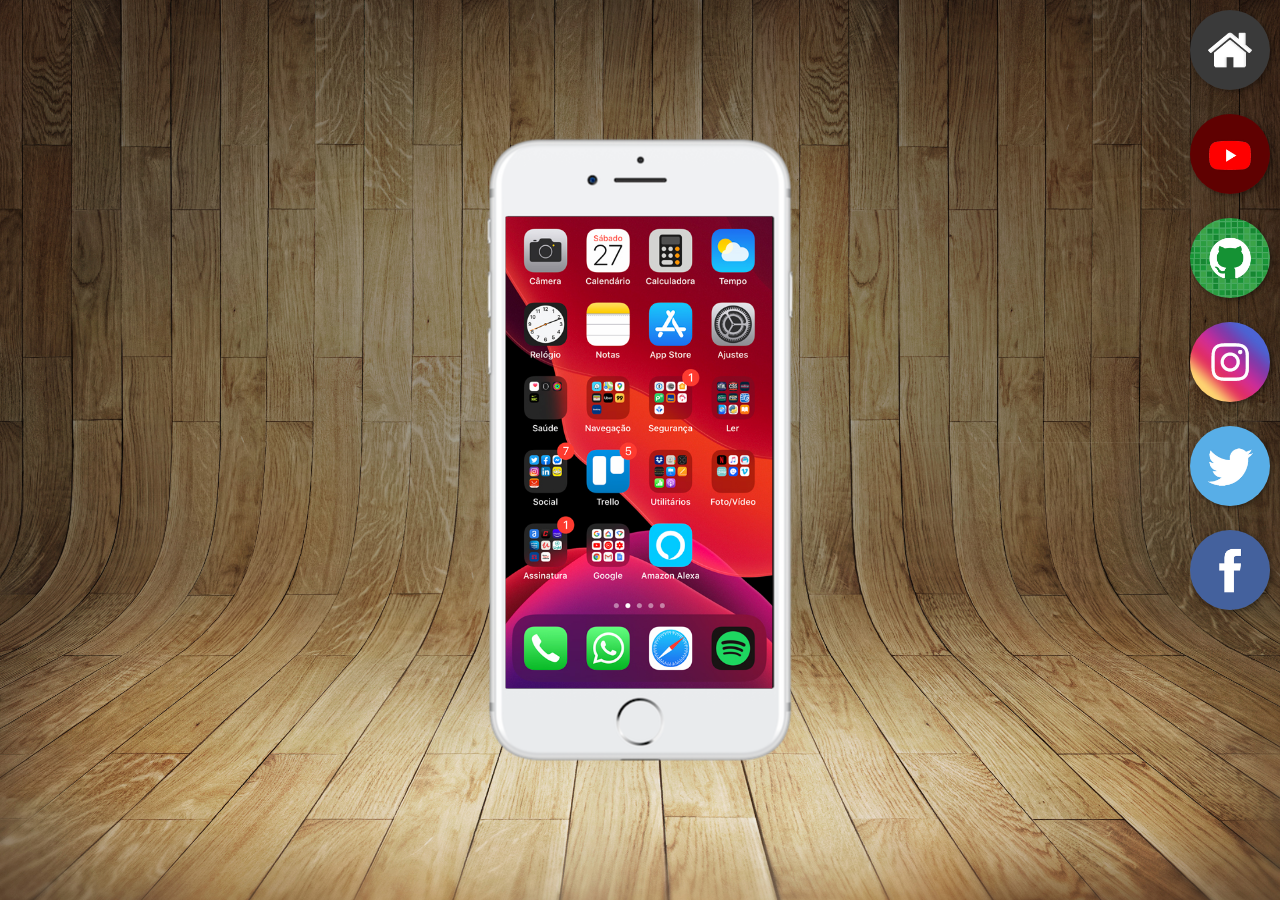
<file: index.html>
<!DOCTYPE html>
<html lang="pt-br">
<head>
    <meta charset="UTF-8">
    <meta name="viewport" content="width=device-width, initial-scale=1.0">
    <title>Projeto Redes Sociais</title>
    <link rel="shortcut icon" href="imagens/logo-github.jpg" type="image/x-icon">
    <link rel="stylesheet" href="estilos/style.css">
</head>
<body>
  <main>
    <section id="telefone">
<iframe src="home.html" name="tela" id="tela" frameborder="0">
  seu navegador nao é compativel com isso.
</iframe>
    </section>
    <section id="redes-sociais">
          <a href="home.html" target="tela"> <img src="imagens/logo-home.jpg" alt="home"></a>  <br>
          <a href="youtube.html" target="tela"> <img src="imagens/logo-youtube.jpg" alt="youtube"></a>  <br>
          <a href="github.html" target="tela"> <img src="imagens/logo-github.jpg" alt="github"></a>  <br>
          <a href="instagram.html" target="tela"> <img src="imagens/logo-instagram.jpg" alt="instagram"></a>  <br>
          <a href="twitter.html" target="tela"> <img src="imagens/logo-twitter.jpg" alt="twitter"></a>  <br>
          <a href="facebbok.html" target="tela"> <img src="imagens/logo-facebook.jpg" alt="facebook"></a>  <br>
    </section>
  </main>
</body>
</html>
</file>
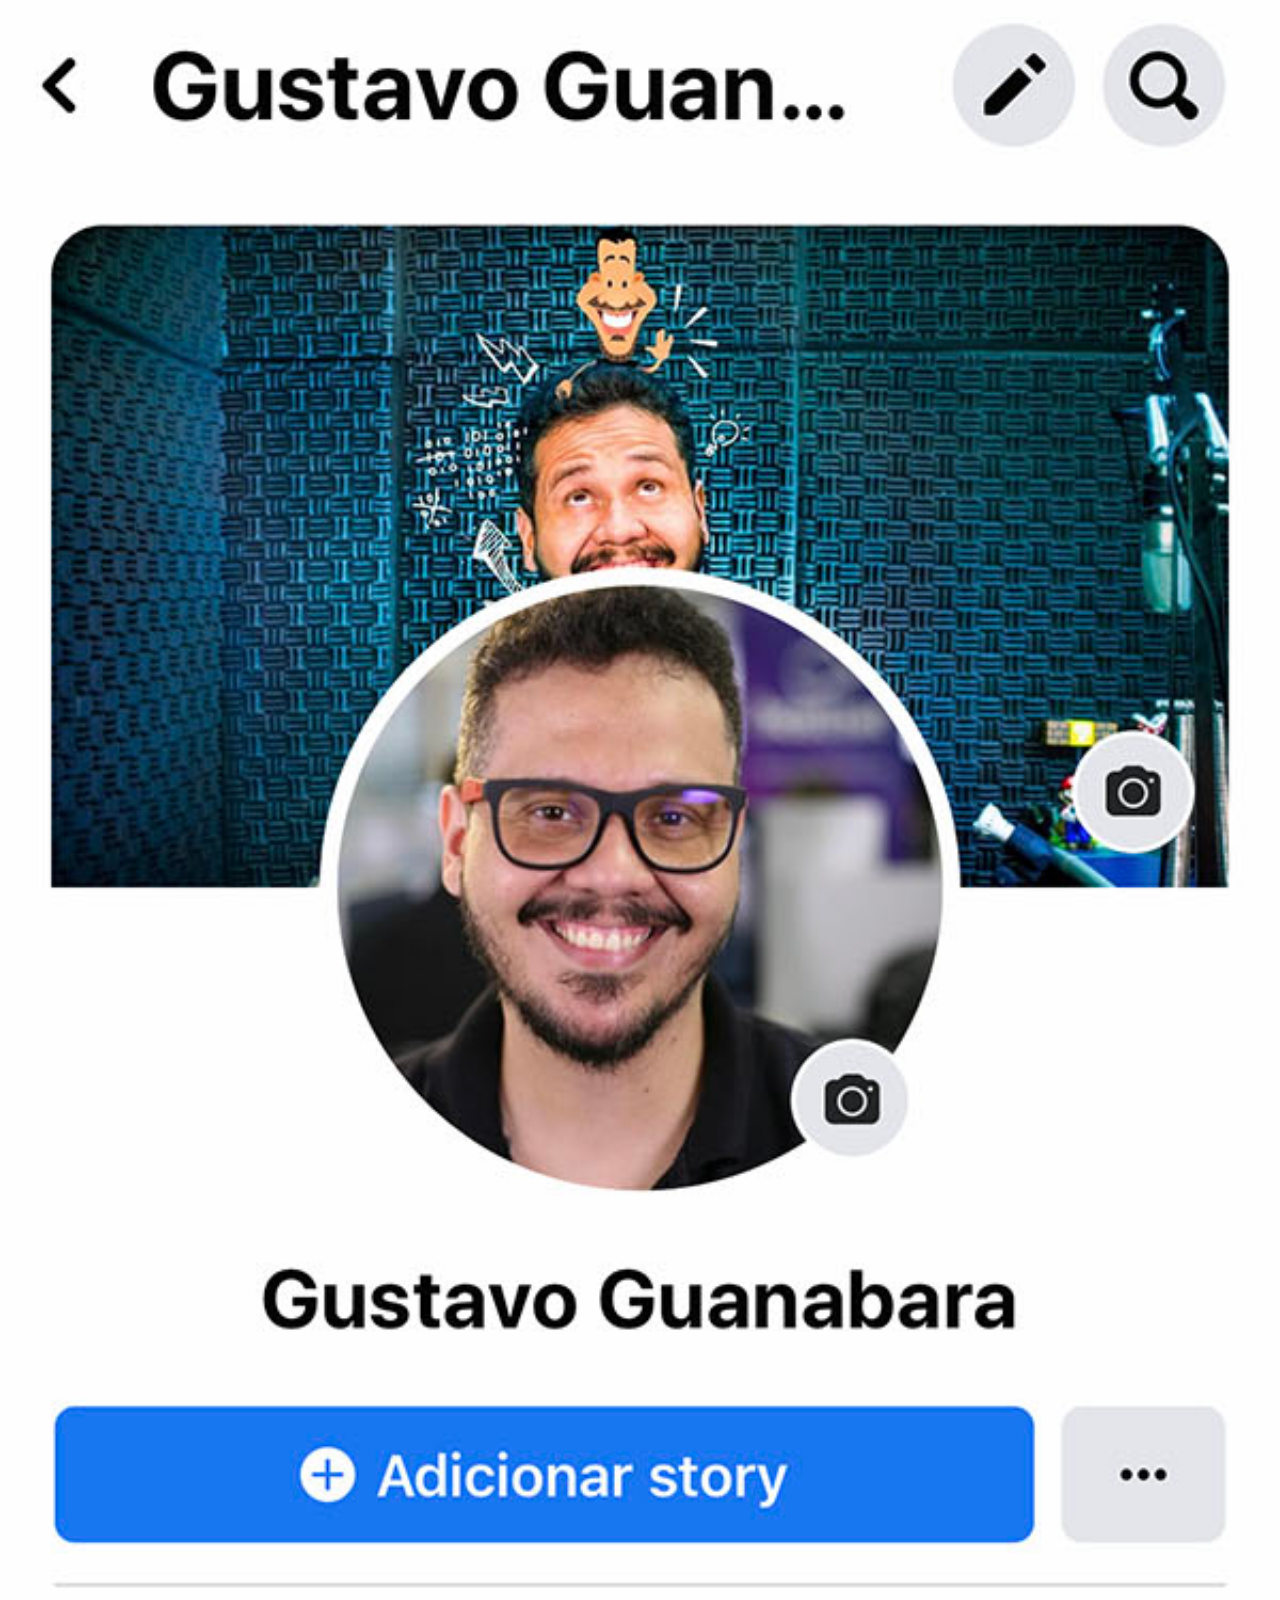
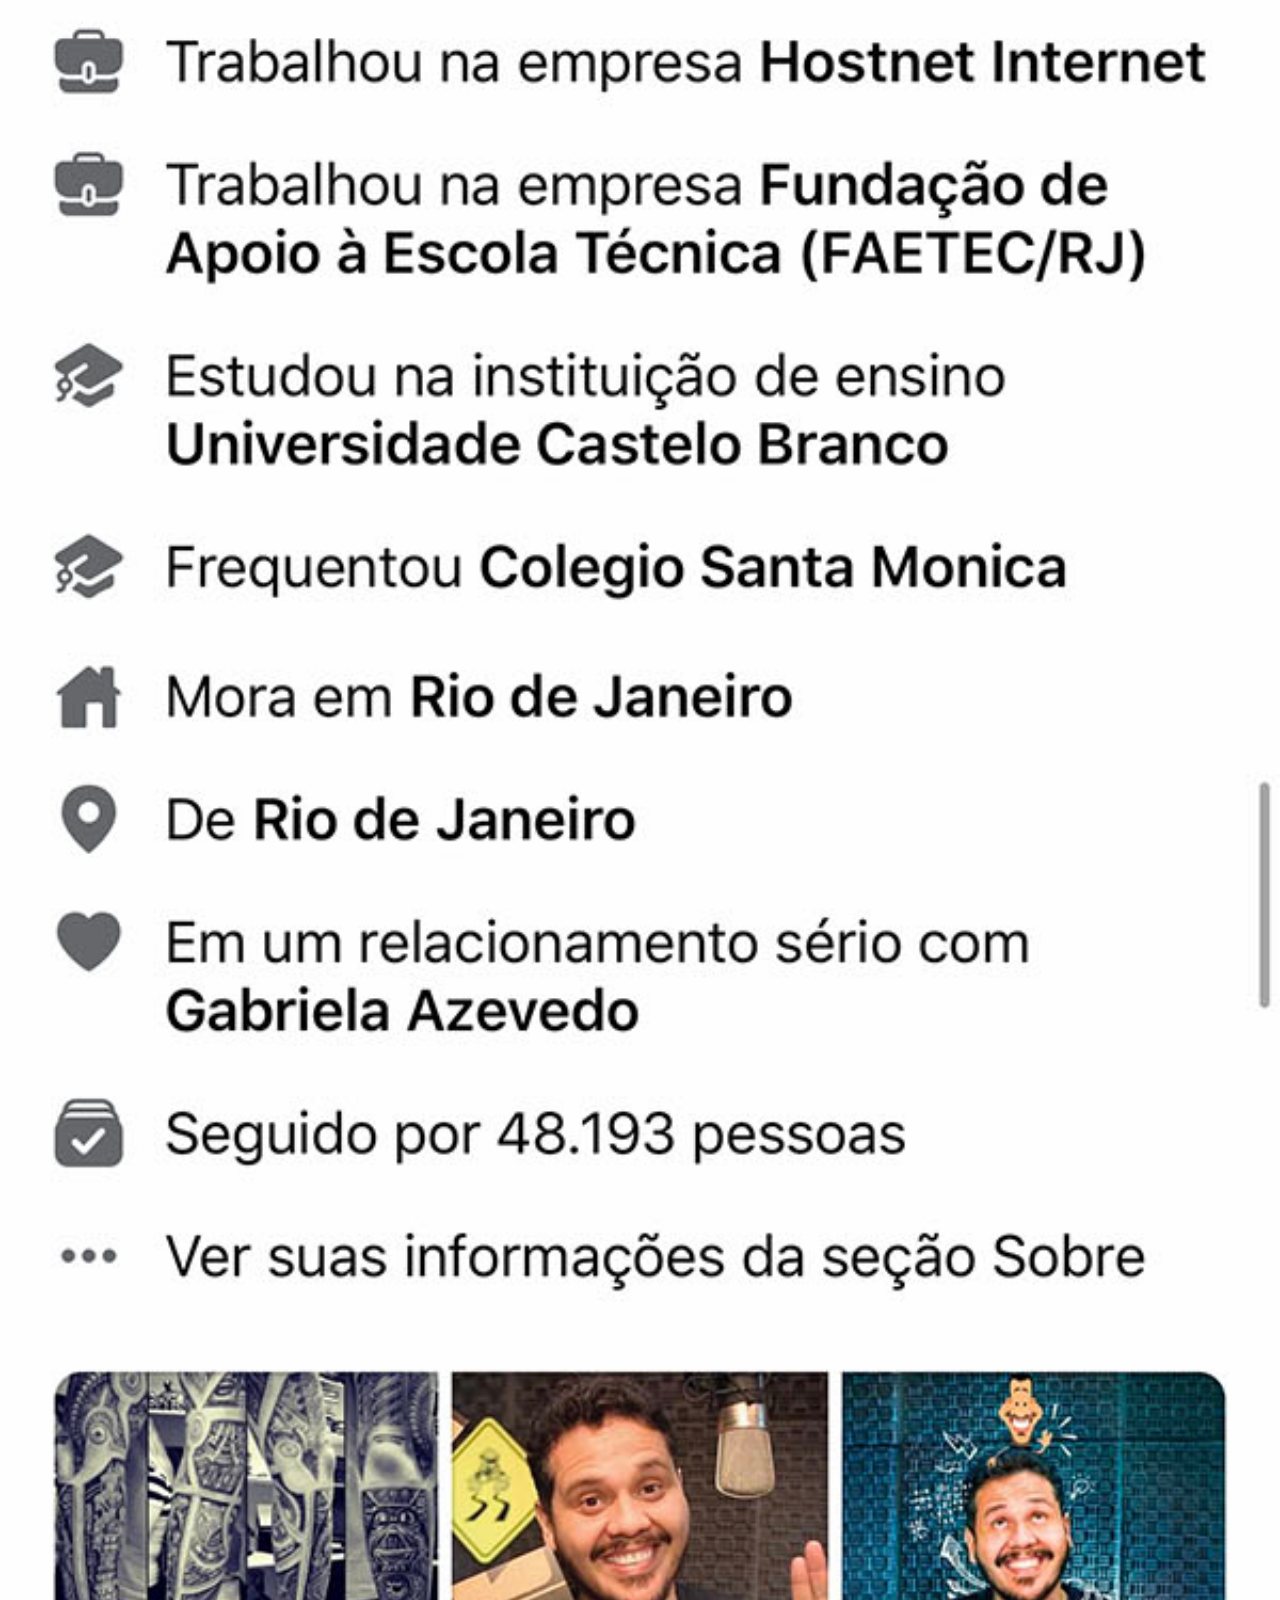
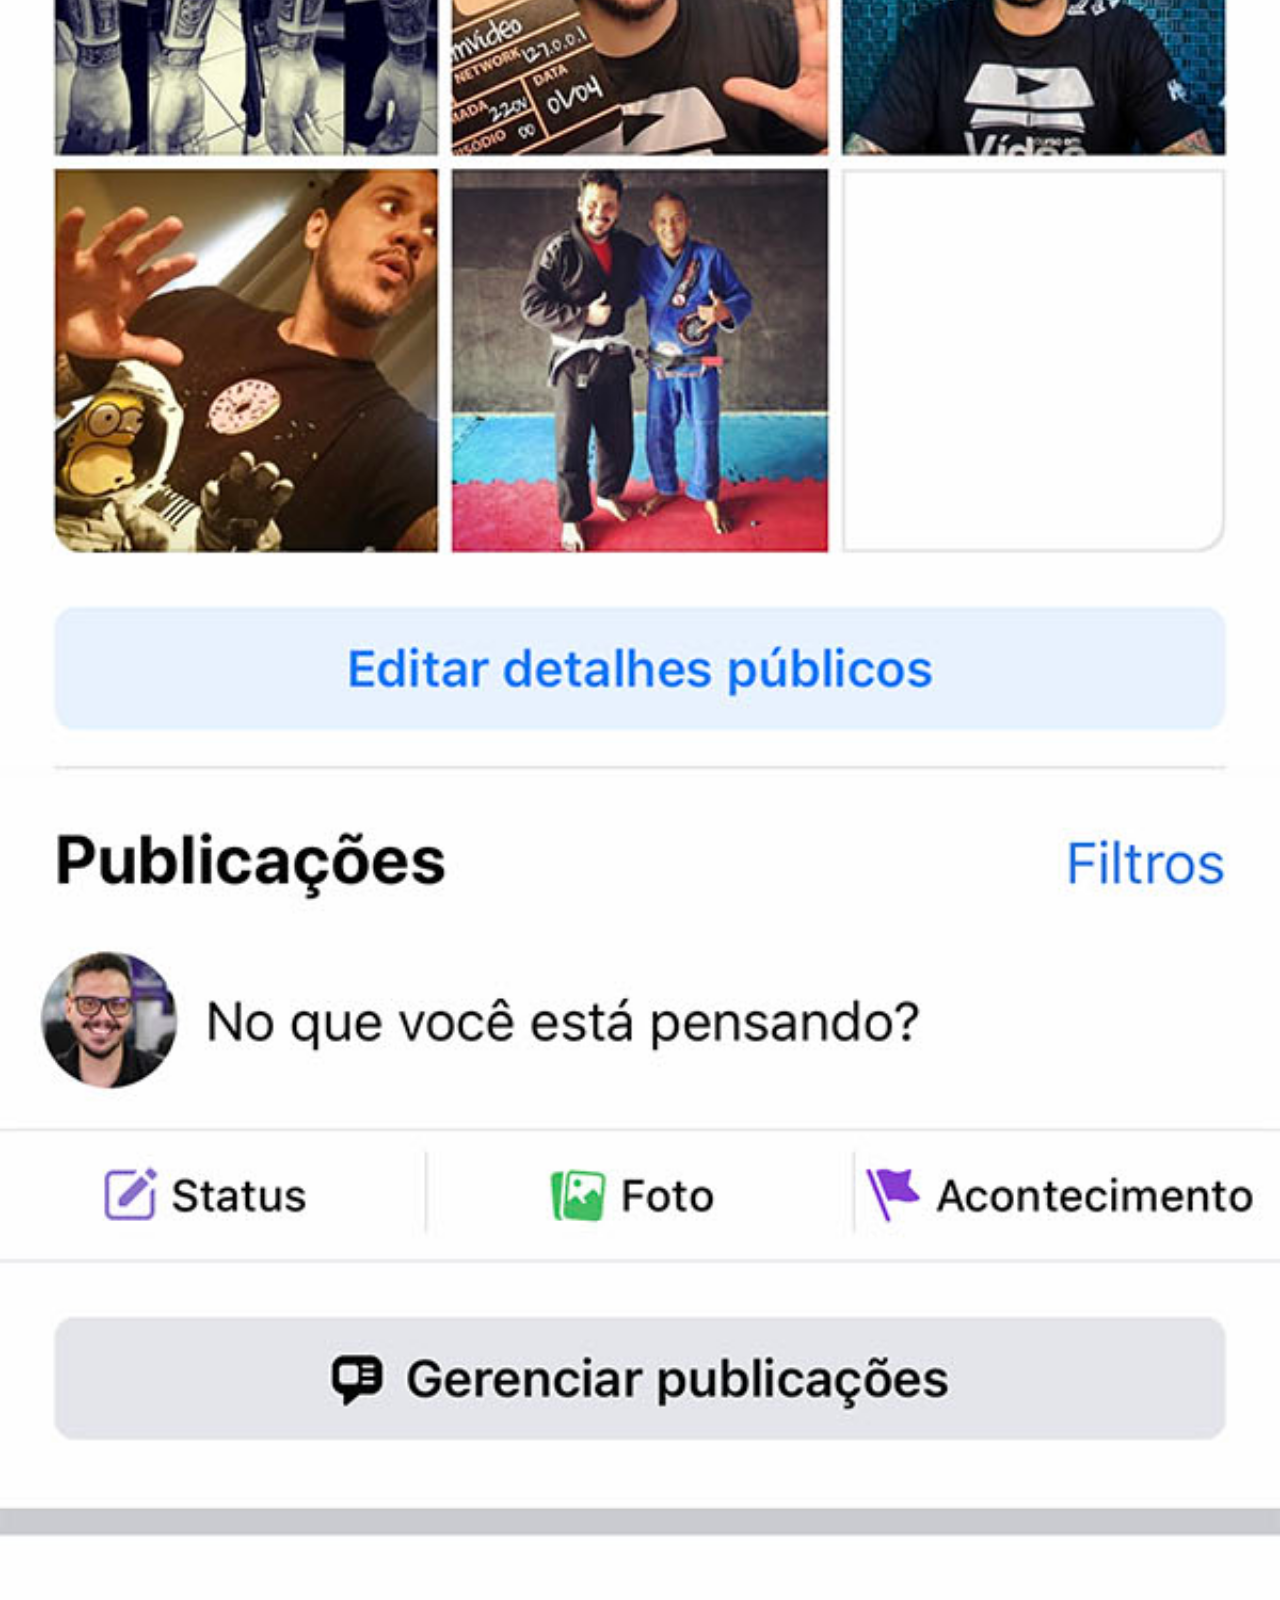
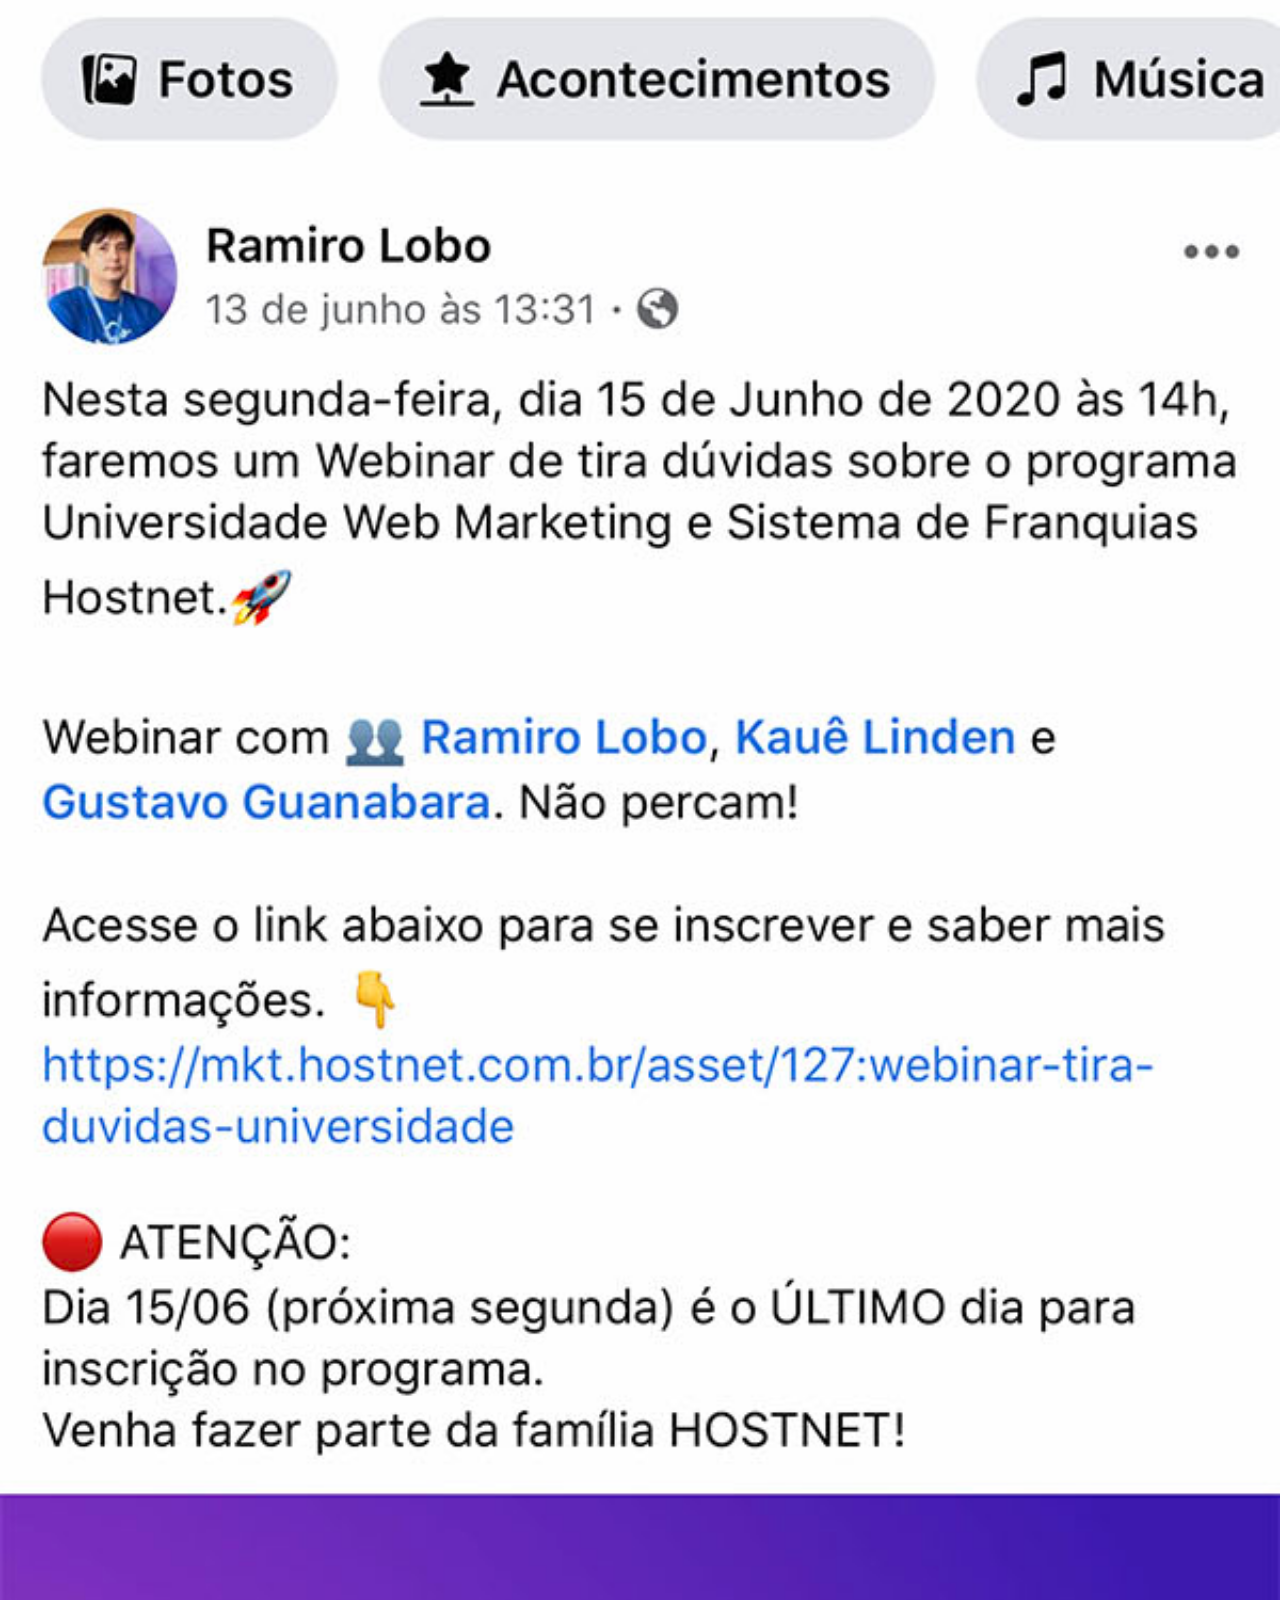
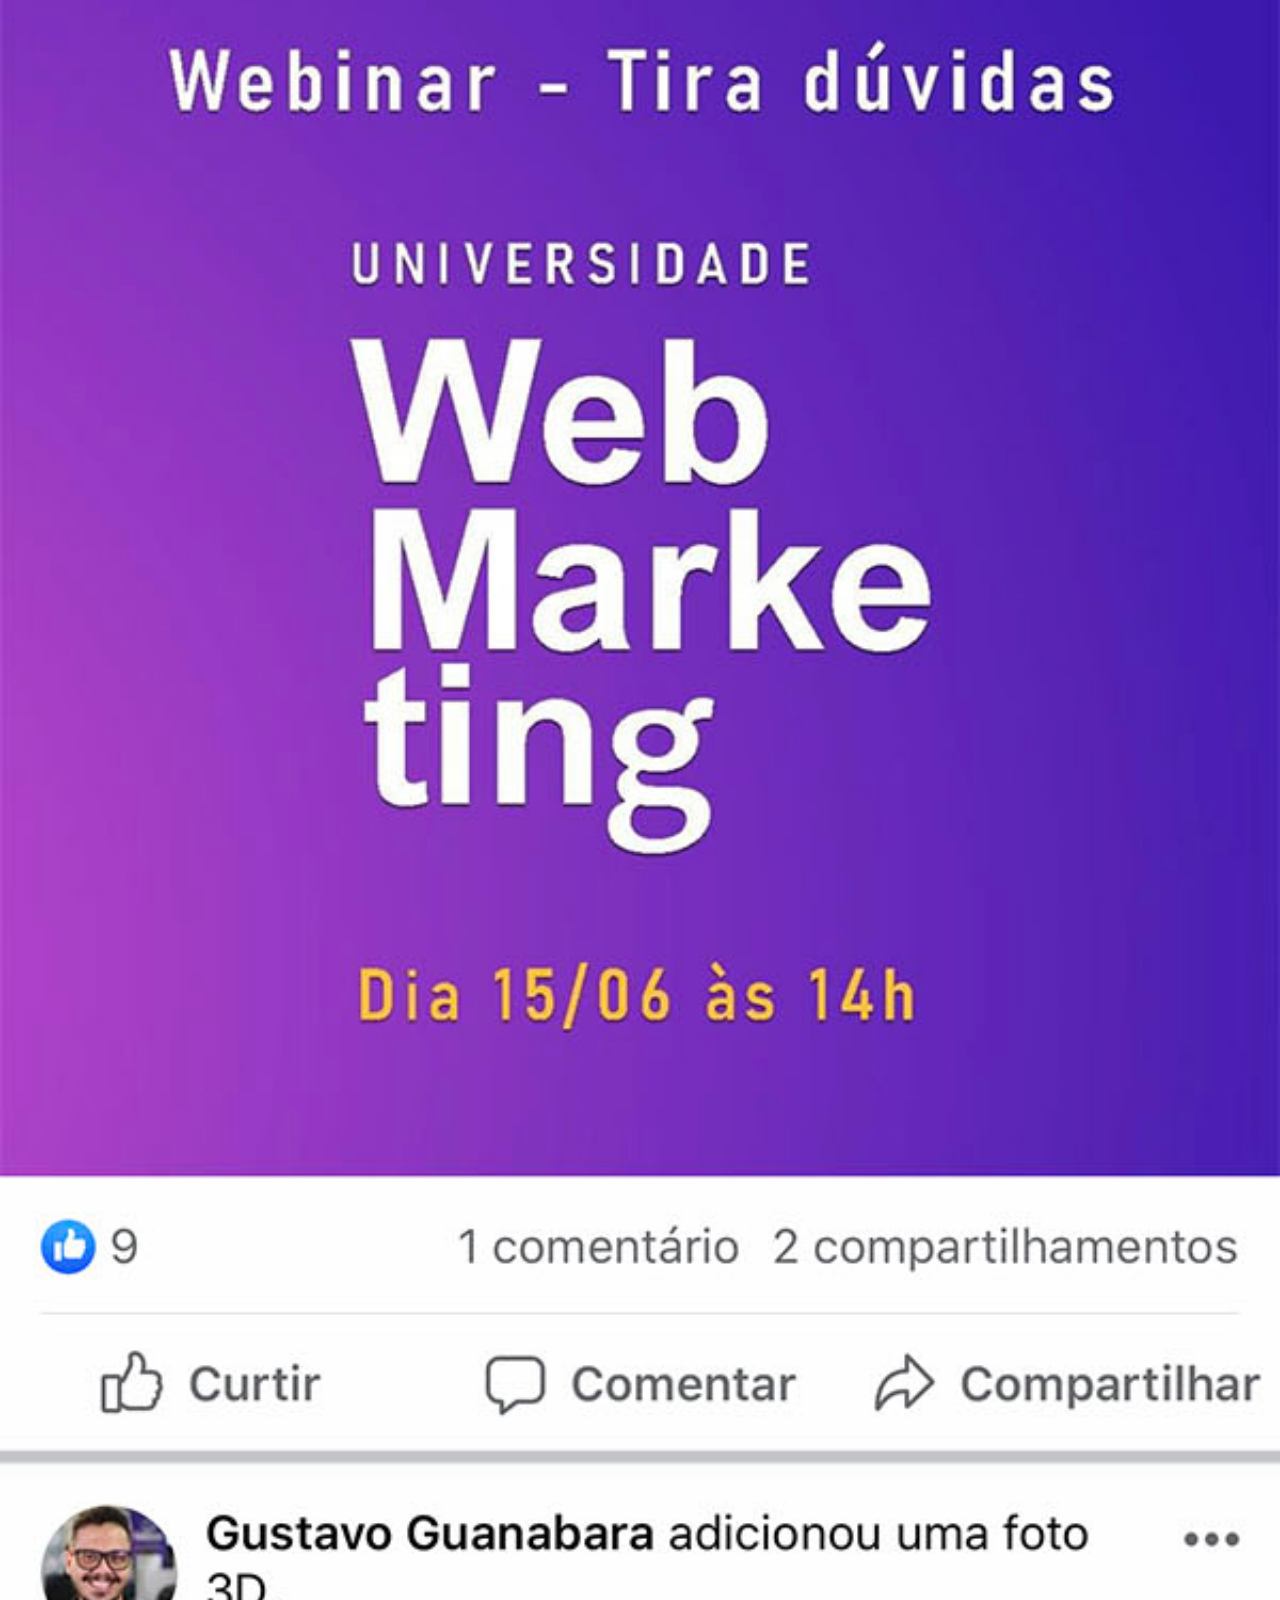
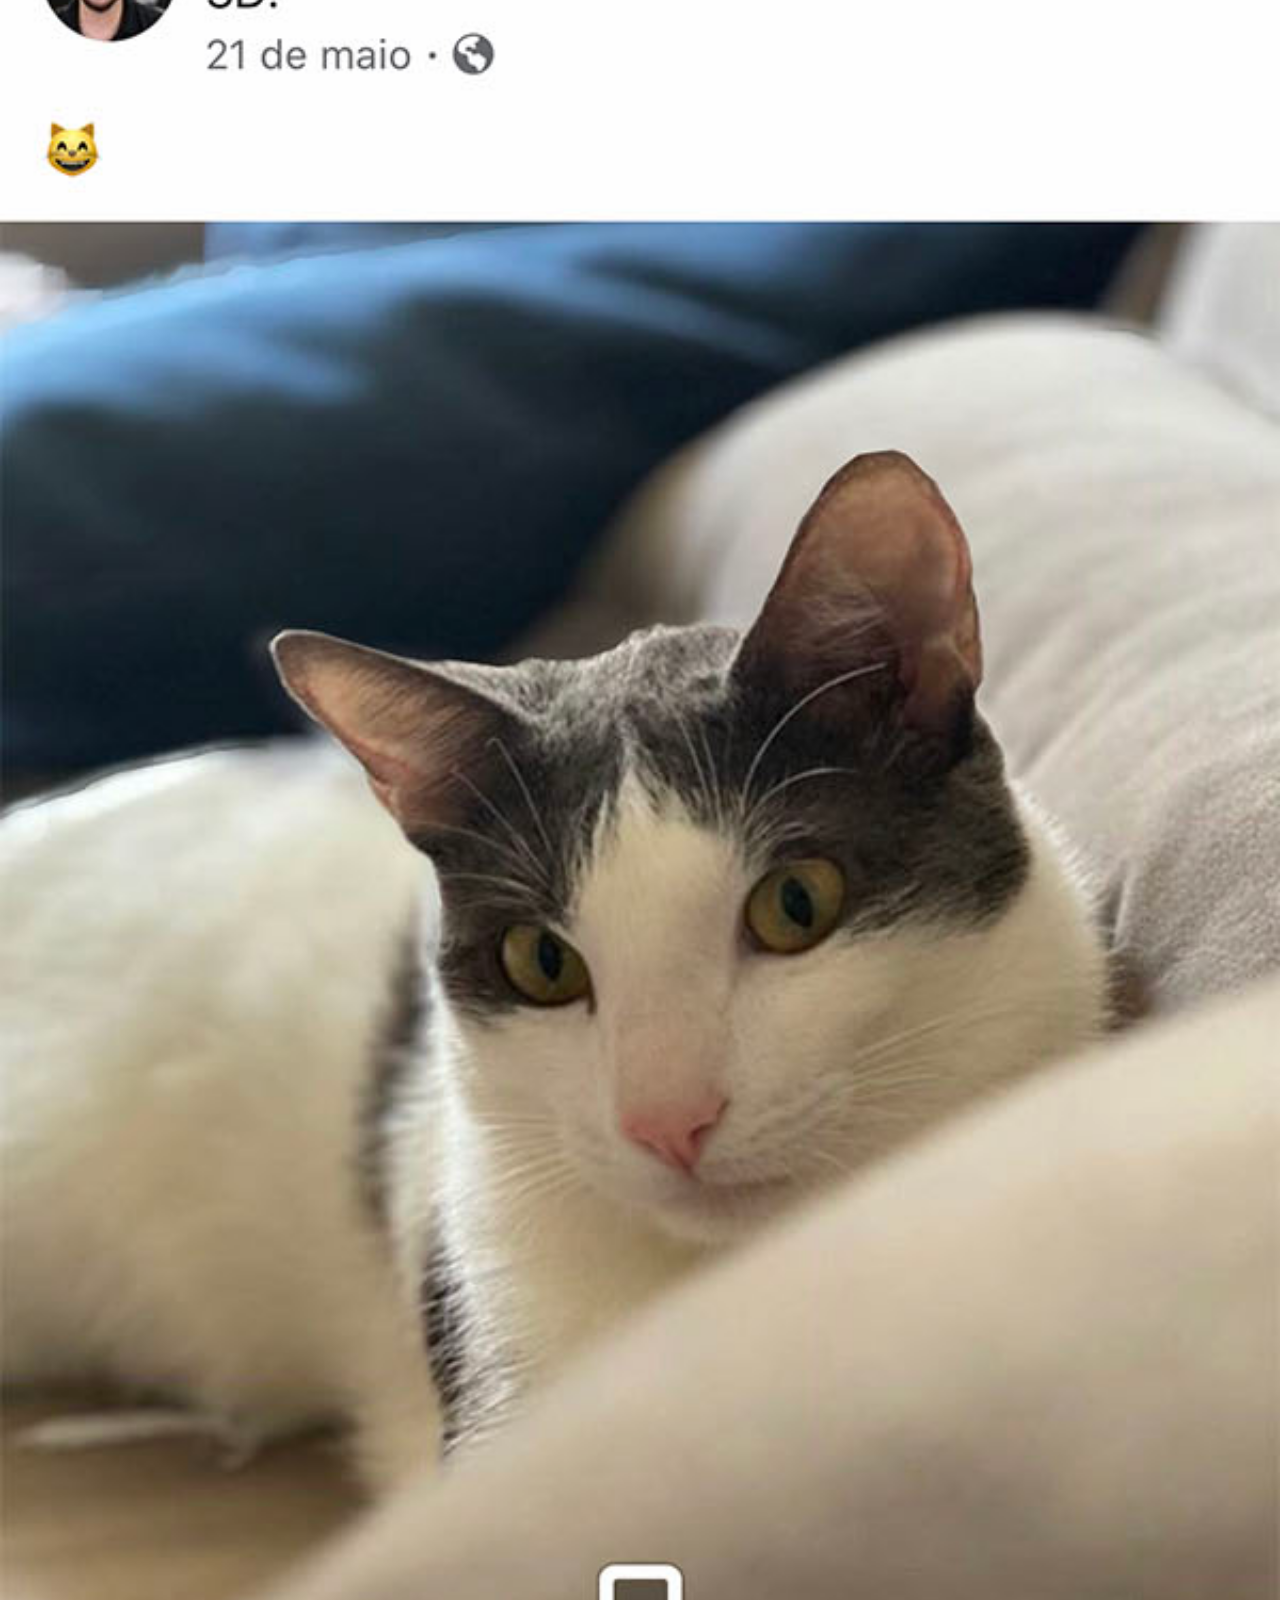
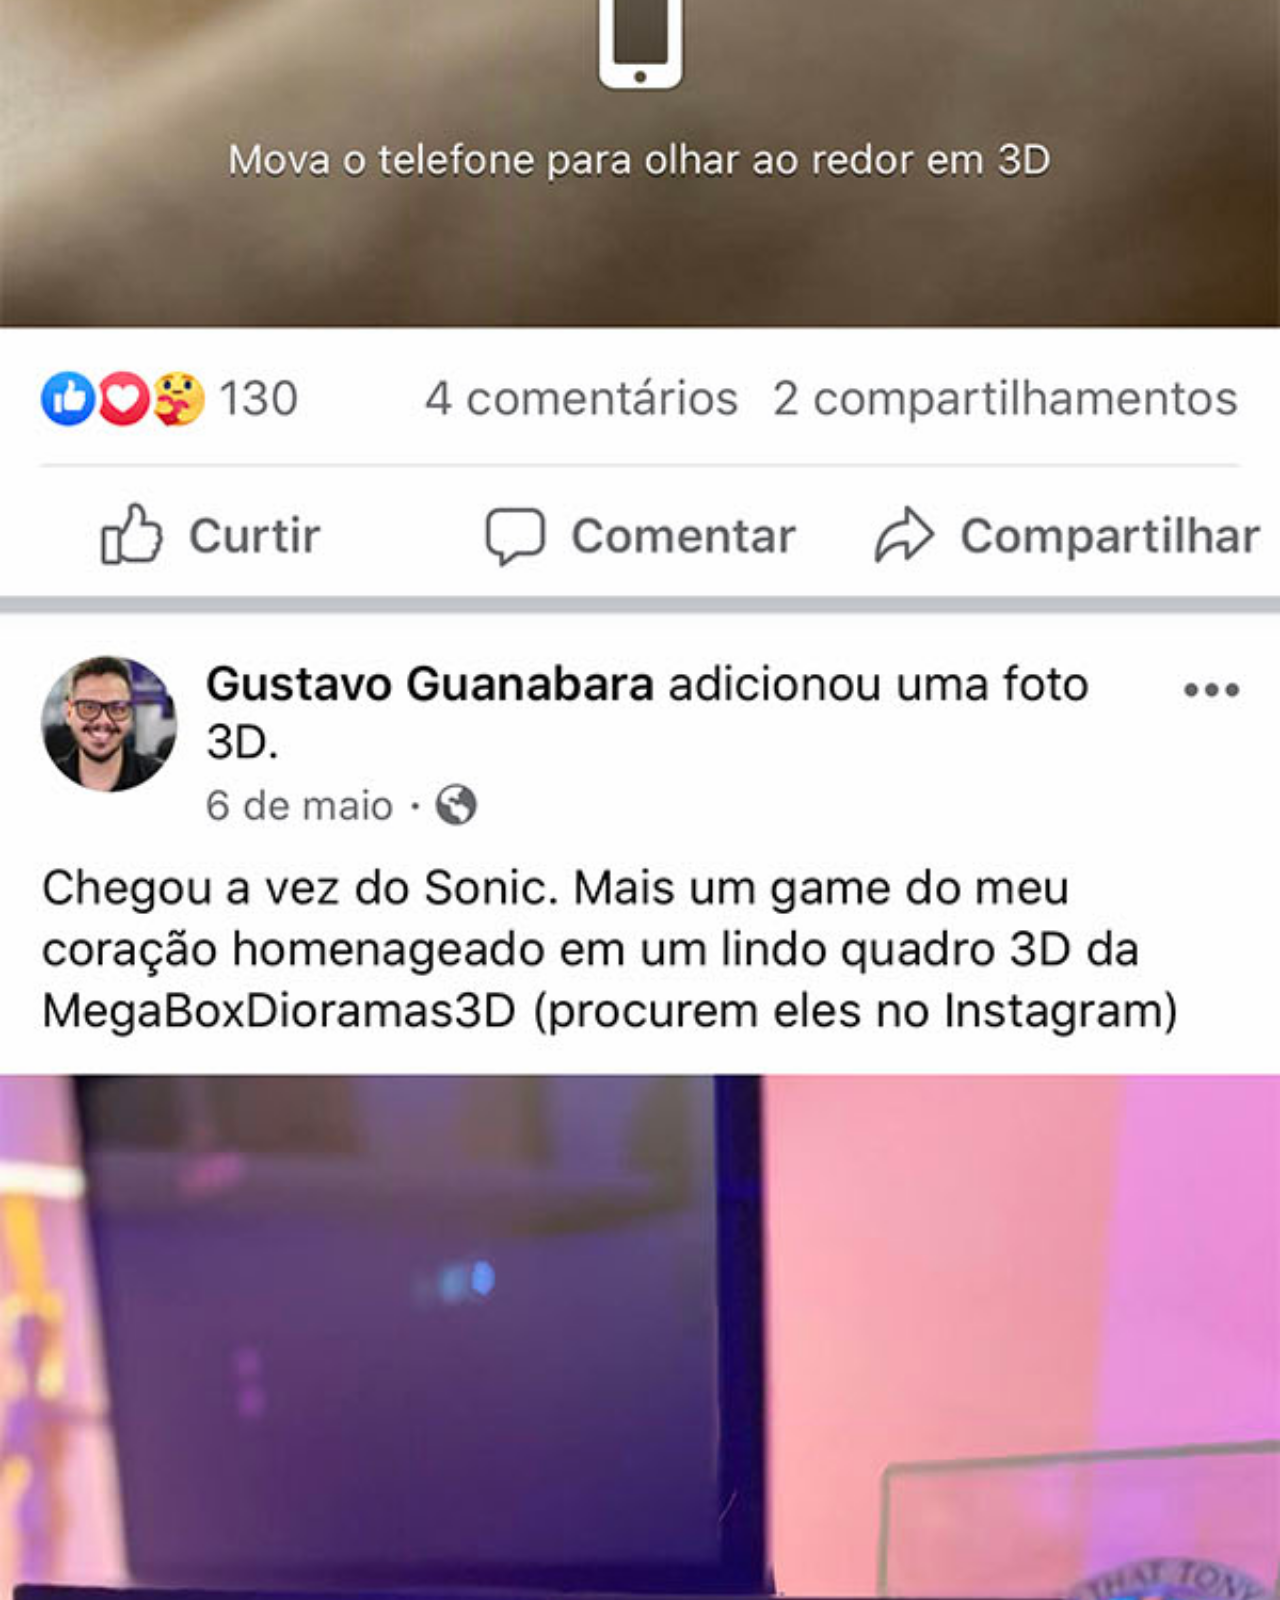
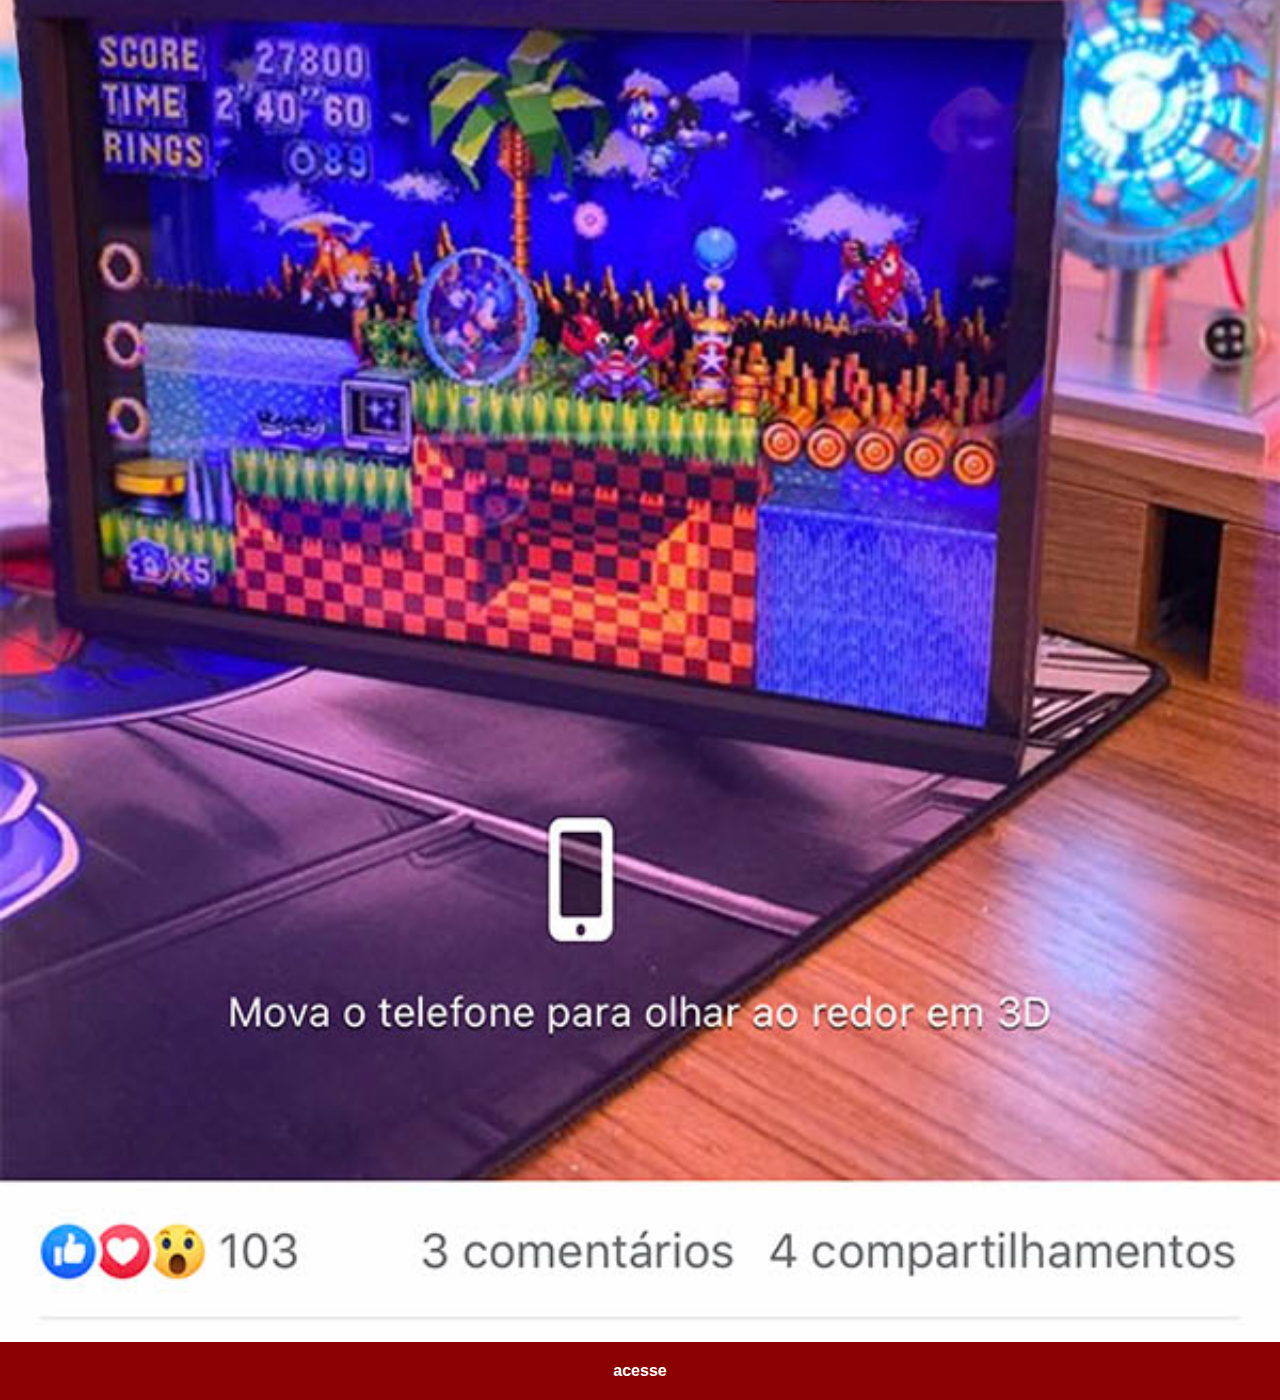
<file: facebbok.html>
<!DOCTYPE html>
<html lang="pt-br">
<head>
    <meta charset="UTF-8">
    <meta name="viewport" content="width=device-width, initial-scale=1.0">
    <title>Document</title>
    <link rel="stylesheet" href="estilos/social.css">
</head>
<body>
    <img src="imagens/tela-facebook.jpg" alt="facebbok">
    <a href="https://www.facebook.com/gustavoguanabara/?locale=pt_BR" target="_blank">acesse</a>
</body>
</html>
</file>
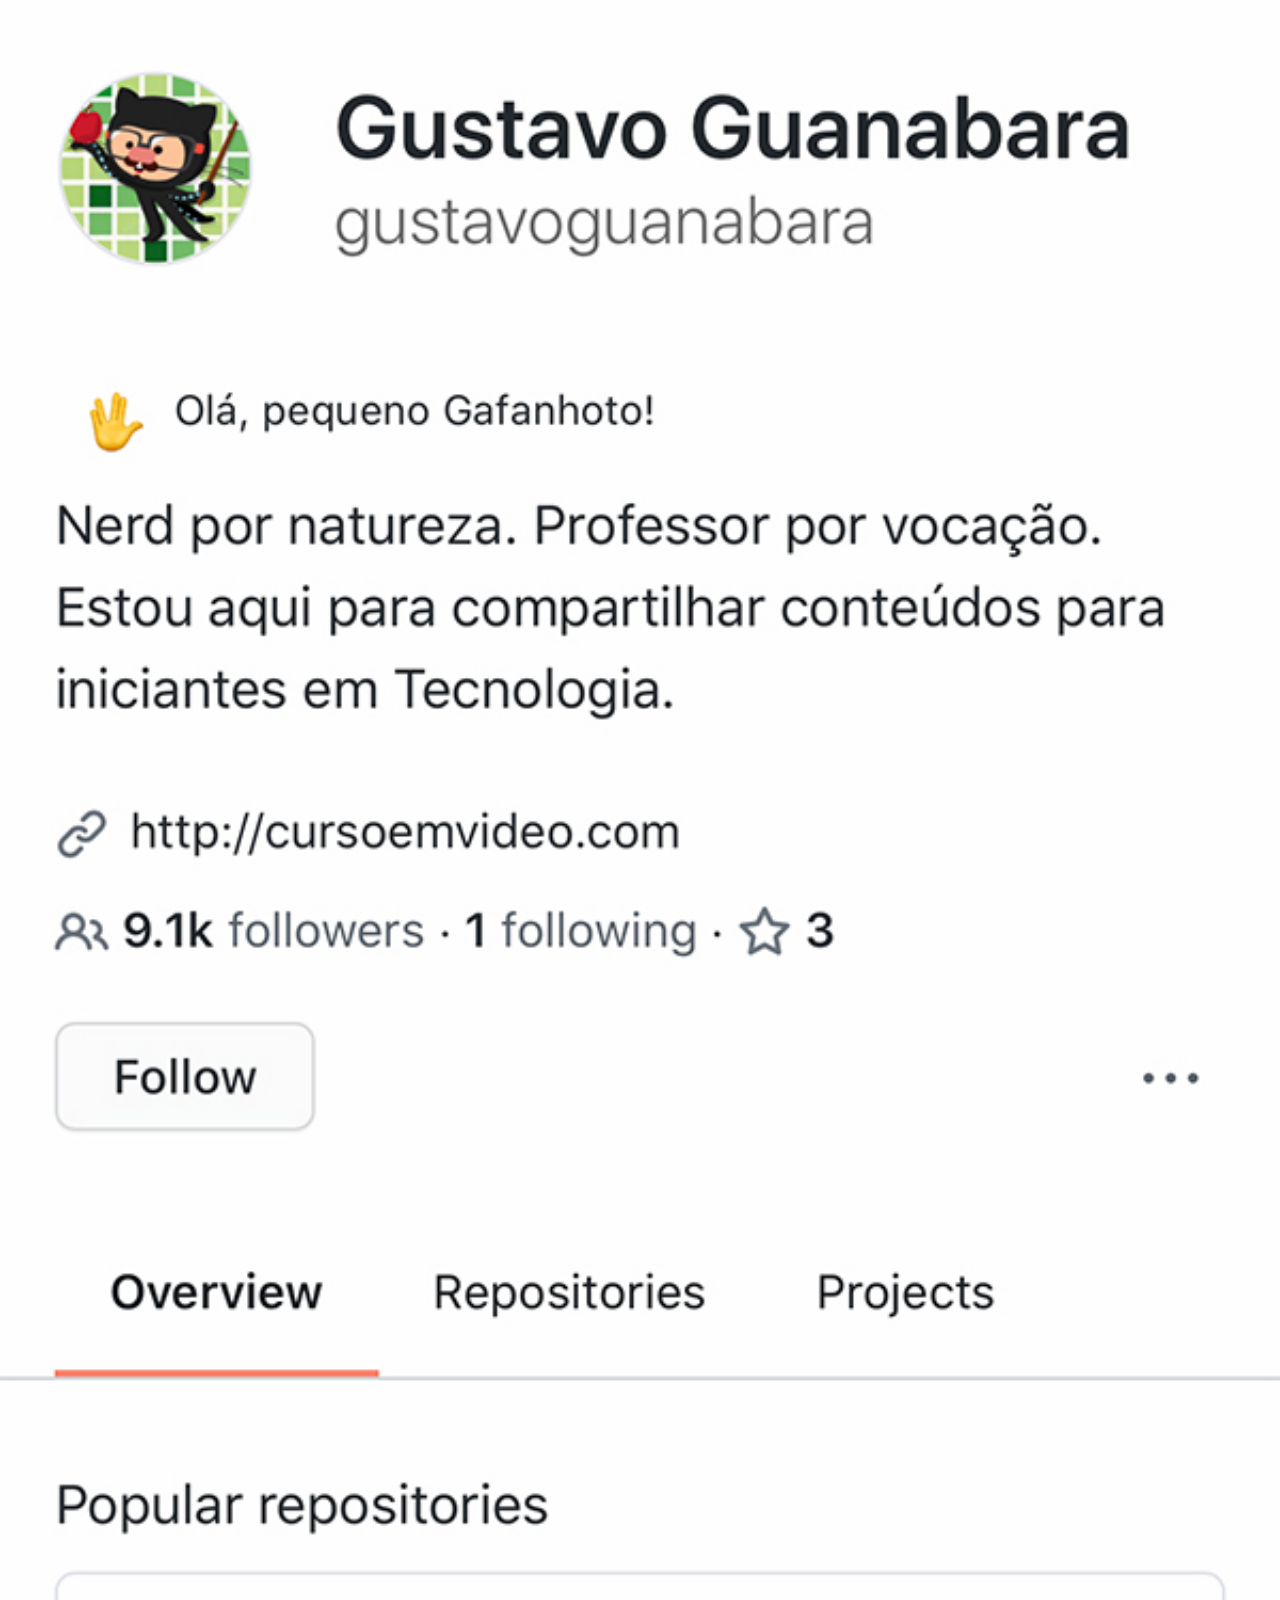
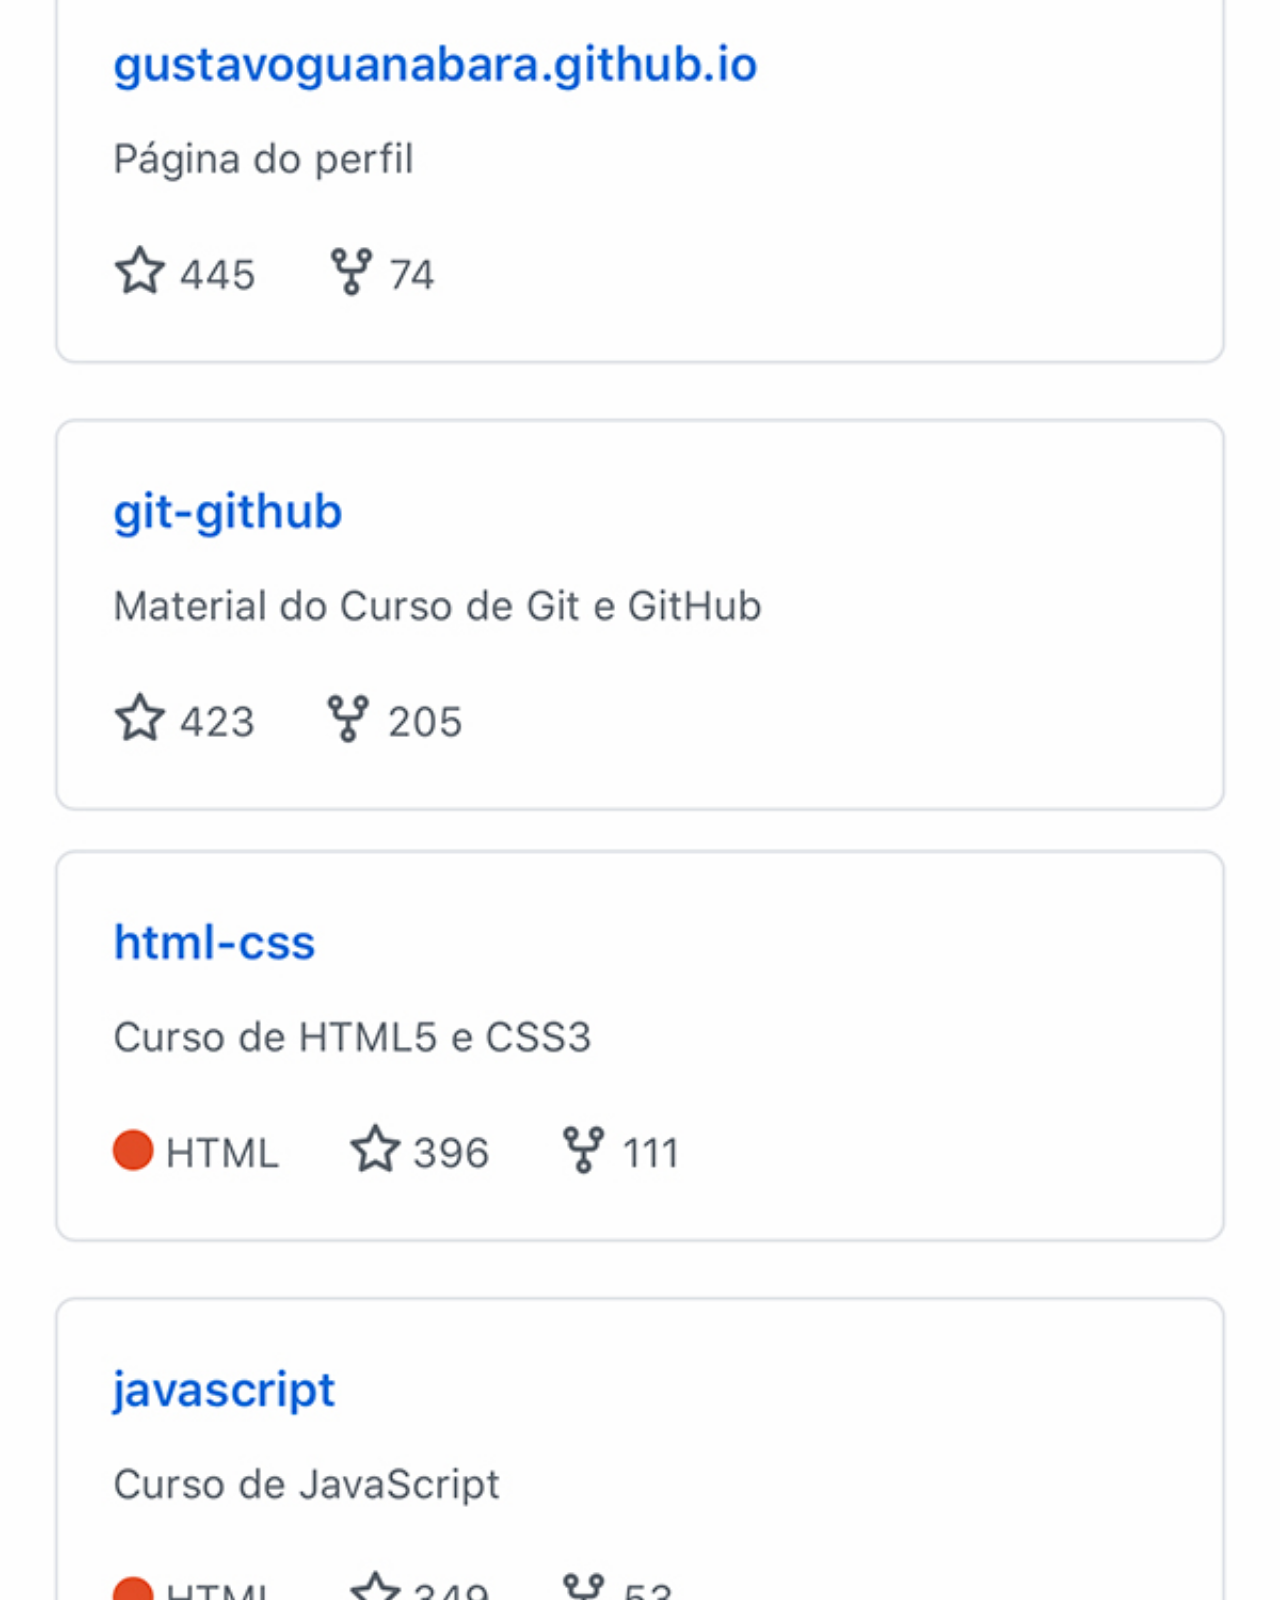
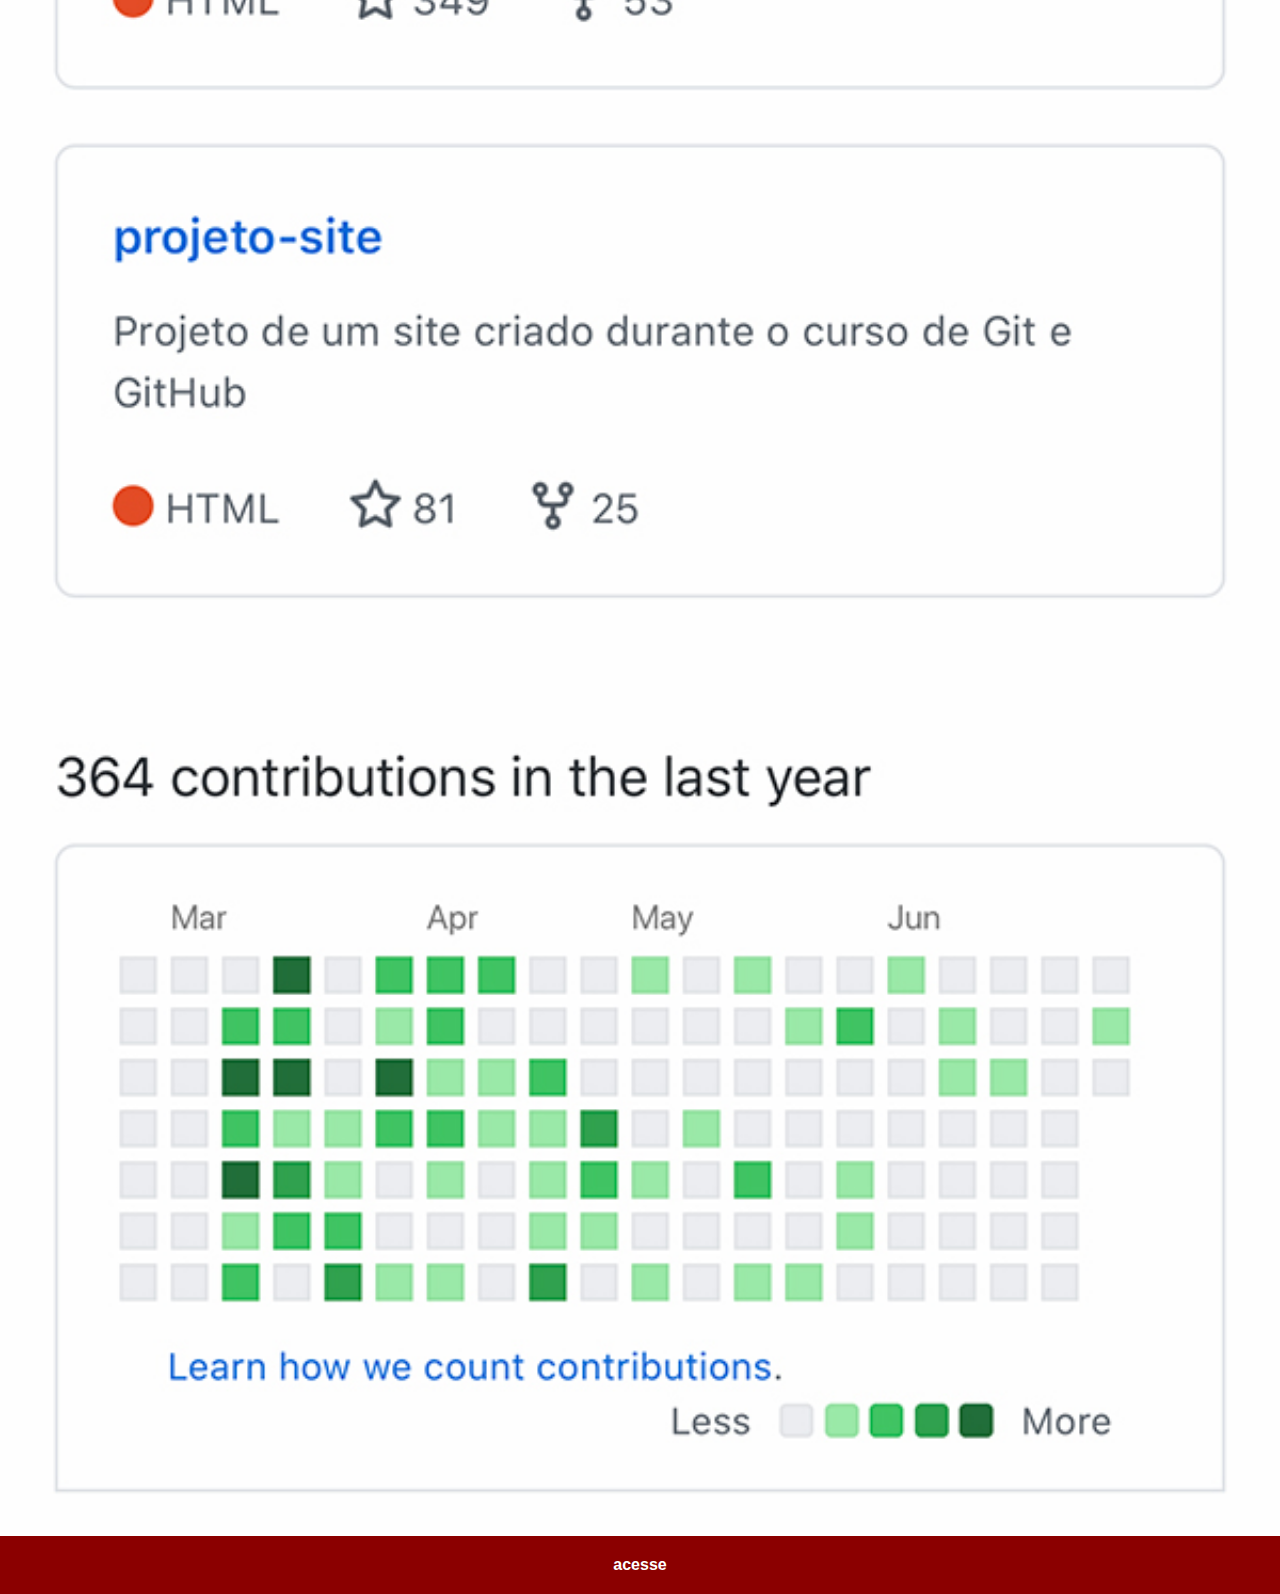
<file: github.html>
<!DOCTYPE html>
<html lang="pt-br">
<head>
    <meta charset="UTF-8">
    <meta name="viewport" content="width=device-width, initial-scale=1.0">
    <title>Document</title>
    <link rel="stylesheet" href="estilos/social.css">
</head>
<body>
    <img src="imagens/tela-github.jpg" alt="github">
    <a href="https://github.com/gustavoguanabara" target="_blank">acesse</a>
</body>
</html>
</file>
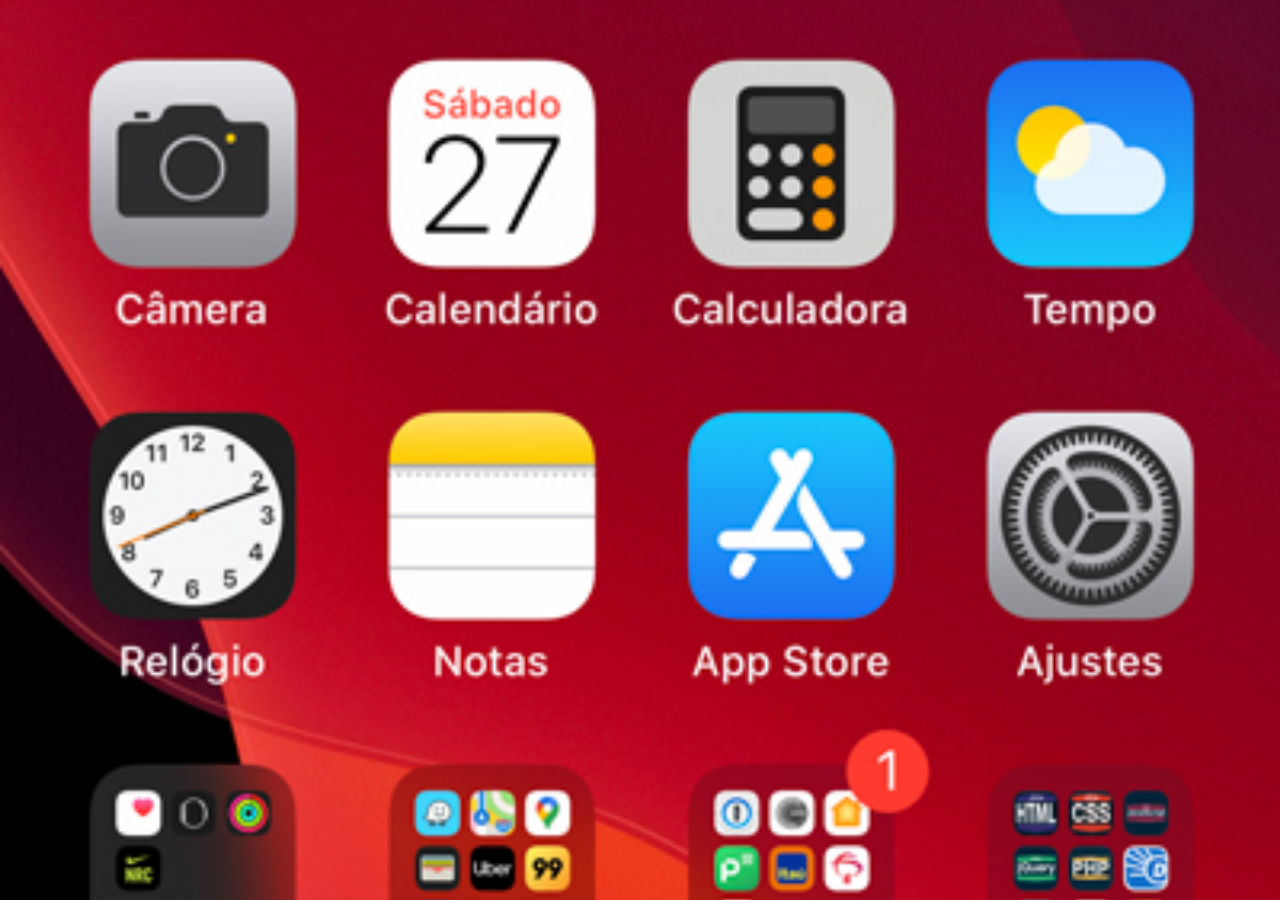
<file: home.html>
<!DOCTYPE html>
<html lang="pt-br">
<head>
    <meta charset="UTF-8">
    <meta name="viewport" content="width=device-width, initial-scale=1.0">
    <title>Document</title>
</head>
<style>
    *{
        margin: 0px;
        padding: 0px;
    }
    body{
        width: 100vw;
        height: 100vh;
        background: black url(imagens/tela-home.jpg) no-repeat top center;
        background-size: cover;
    }
</style>
<body>
    
</body>
</html>
</file>
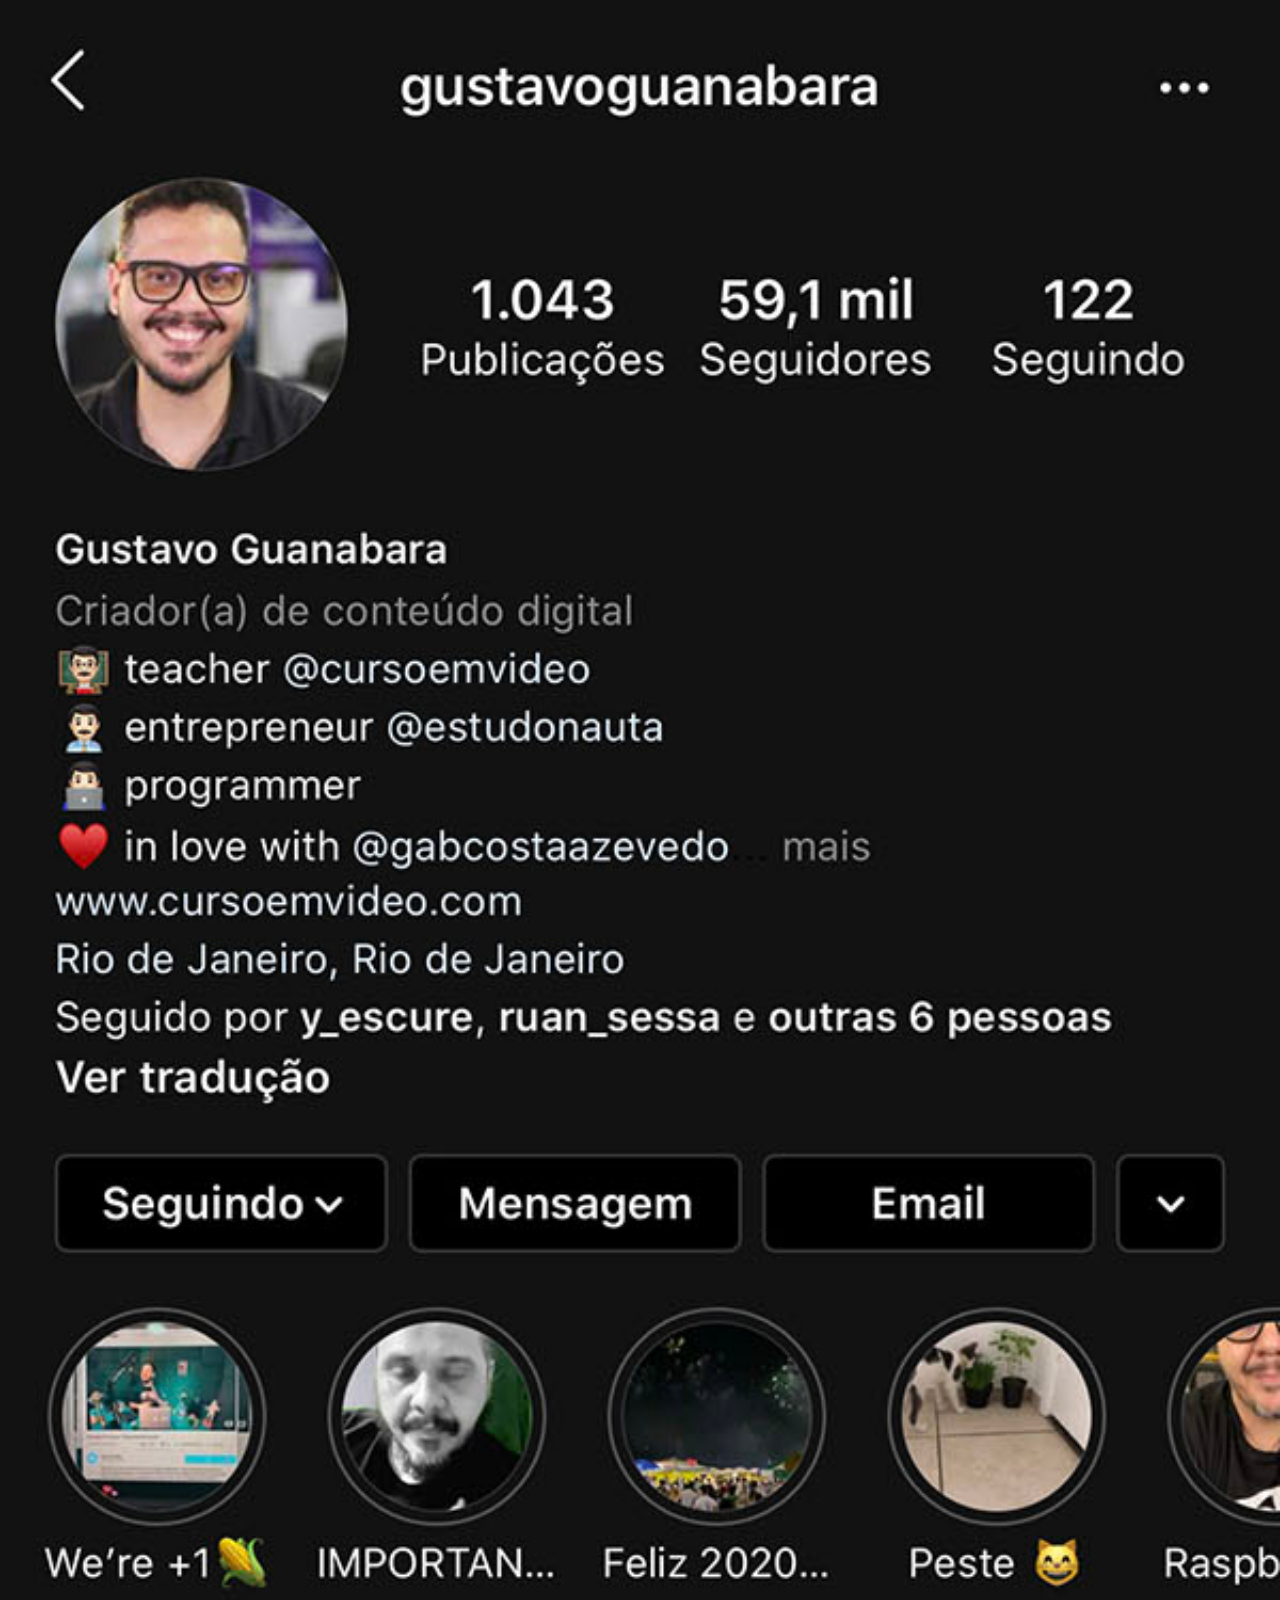
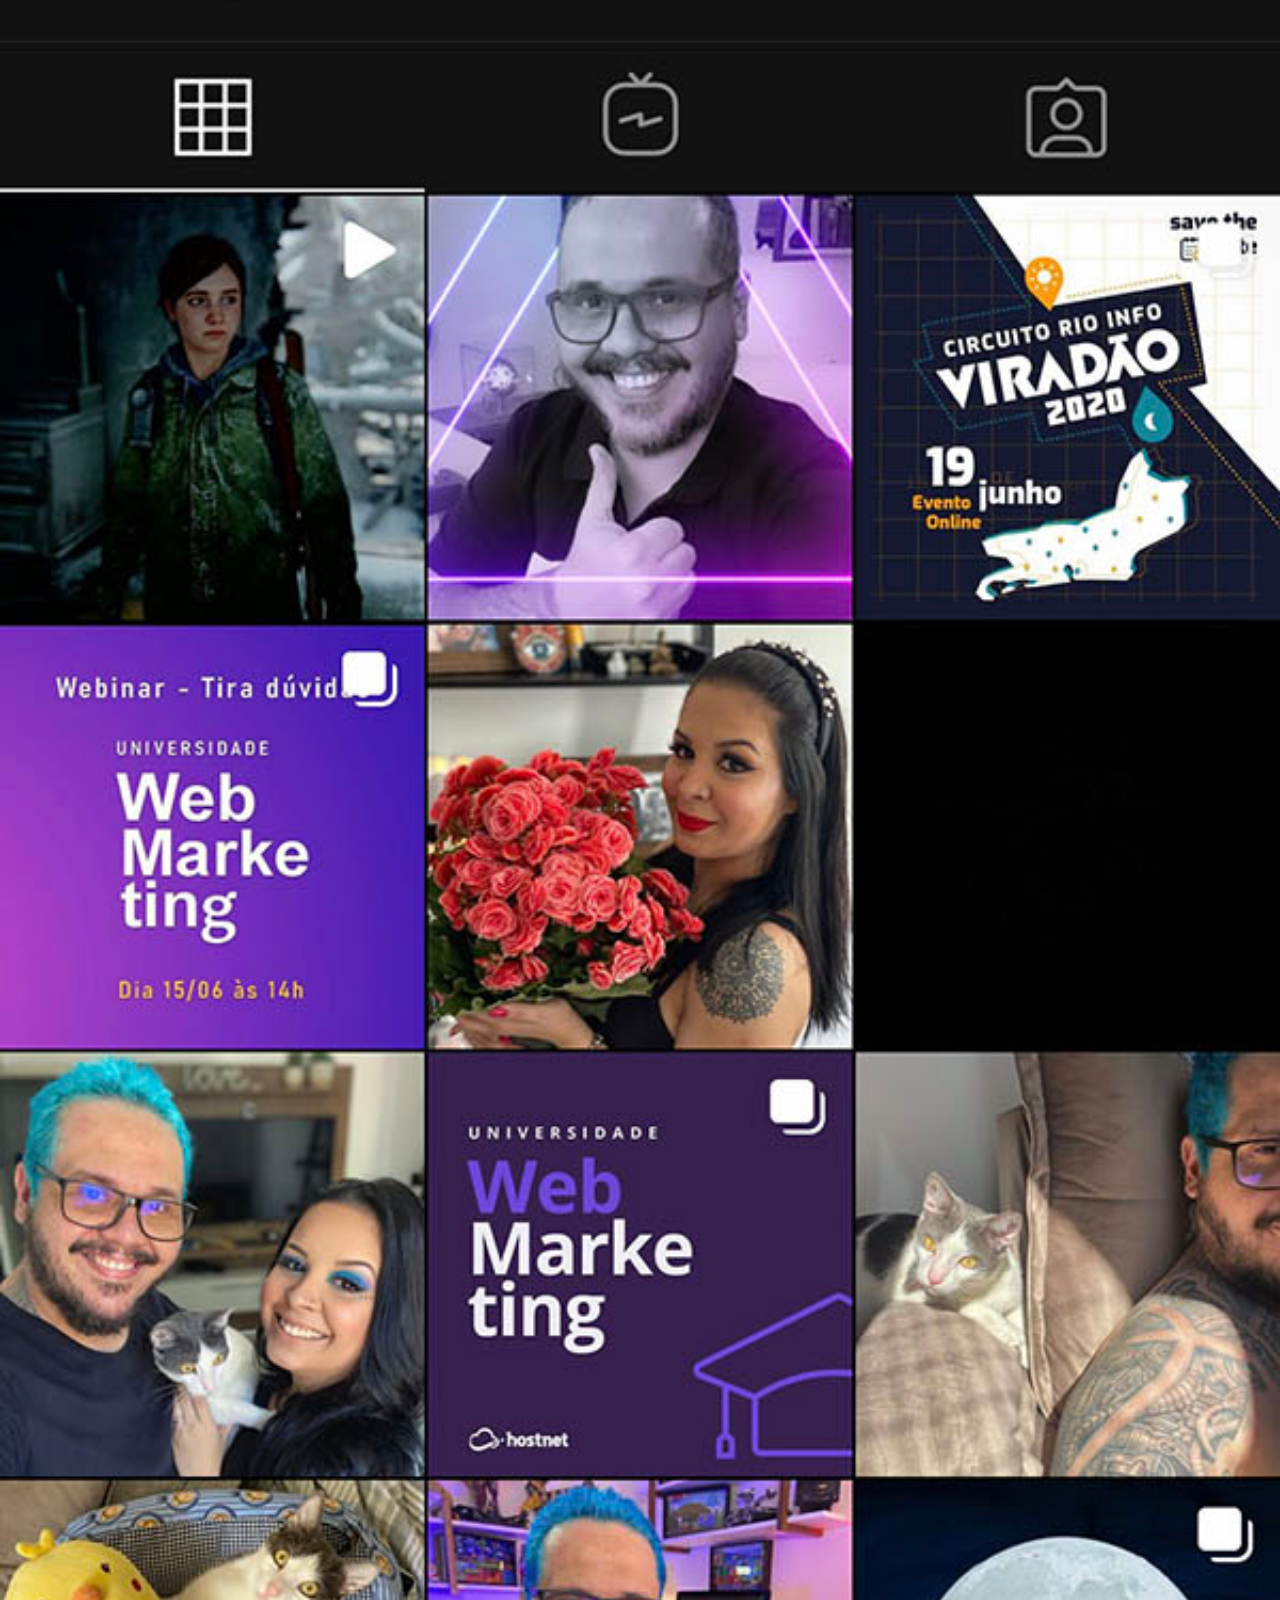
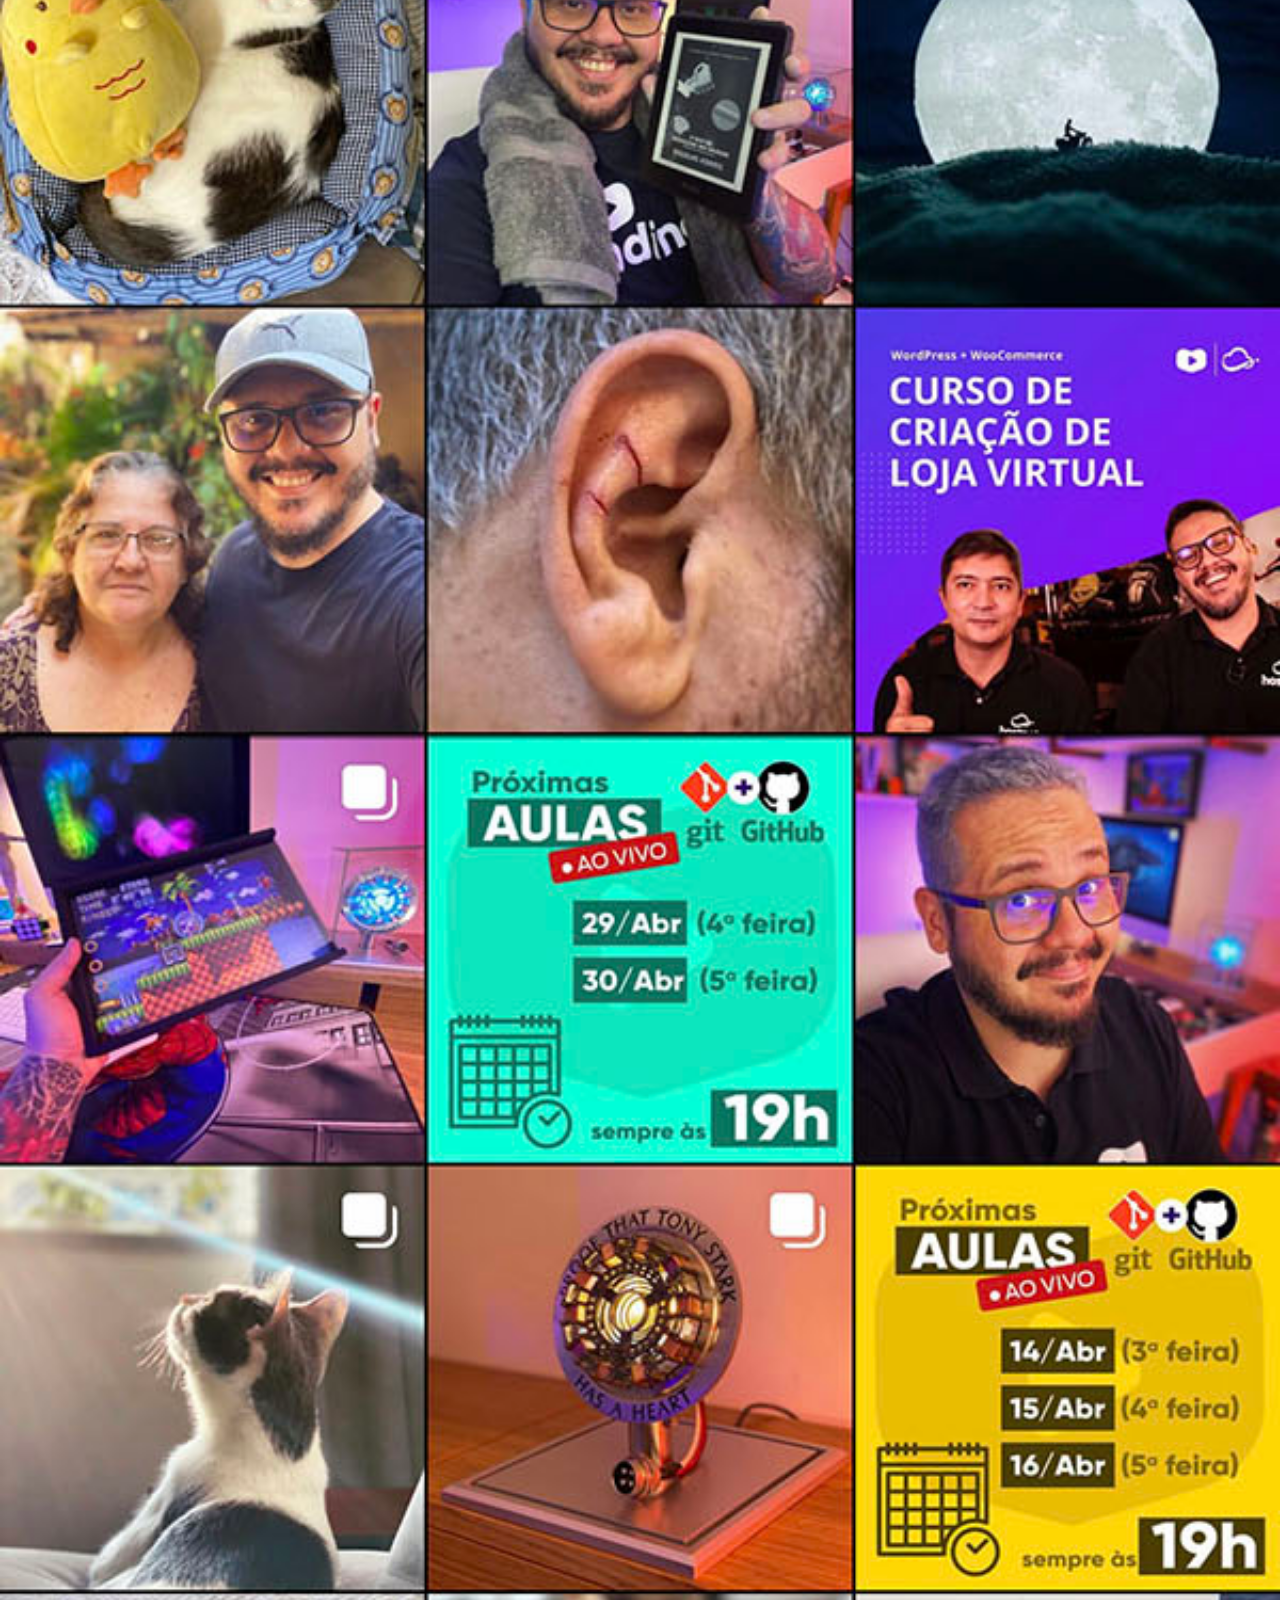
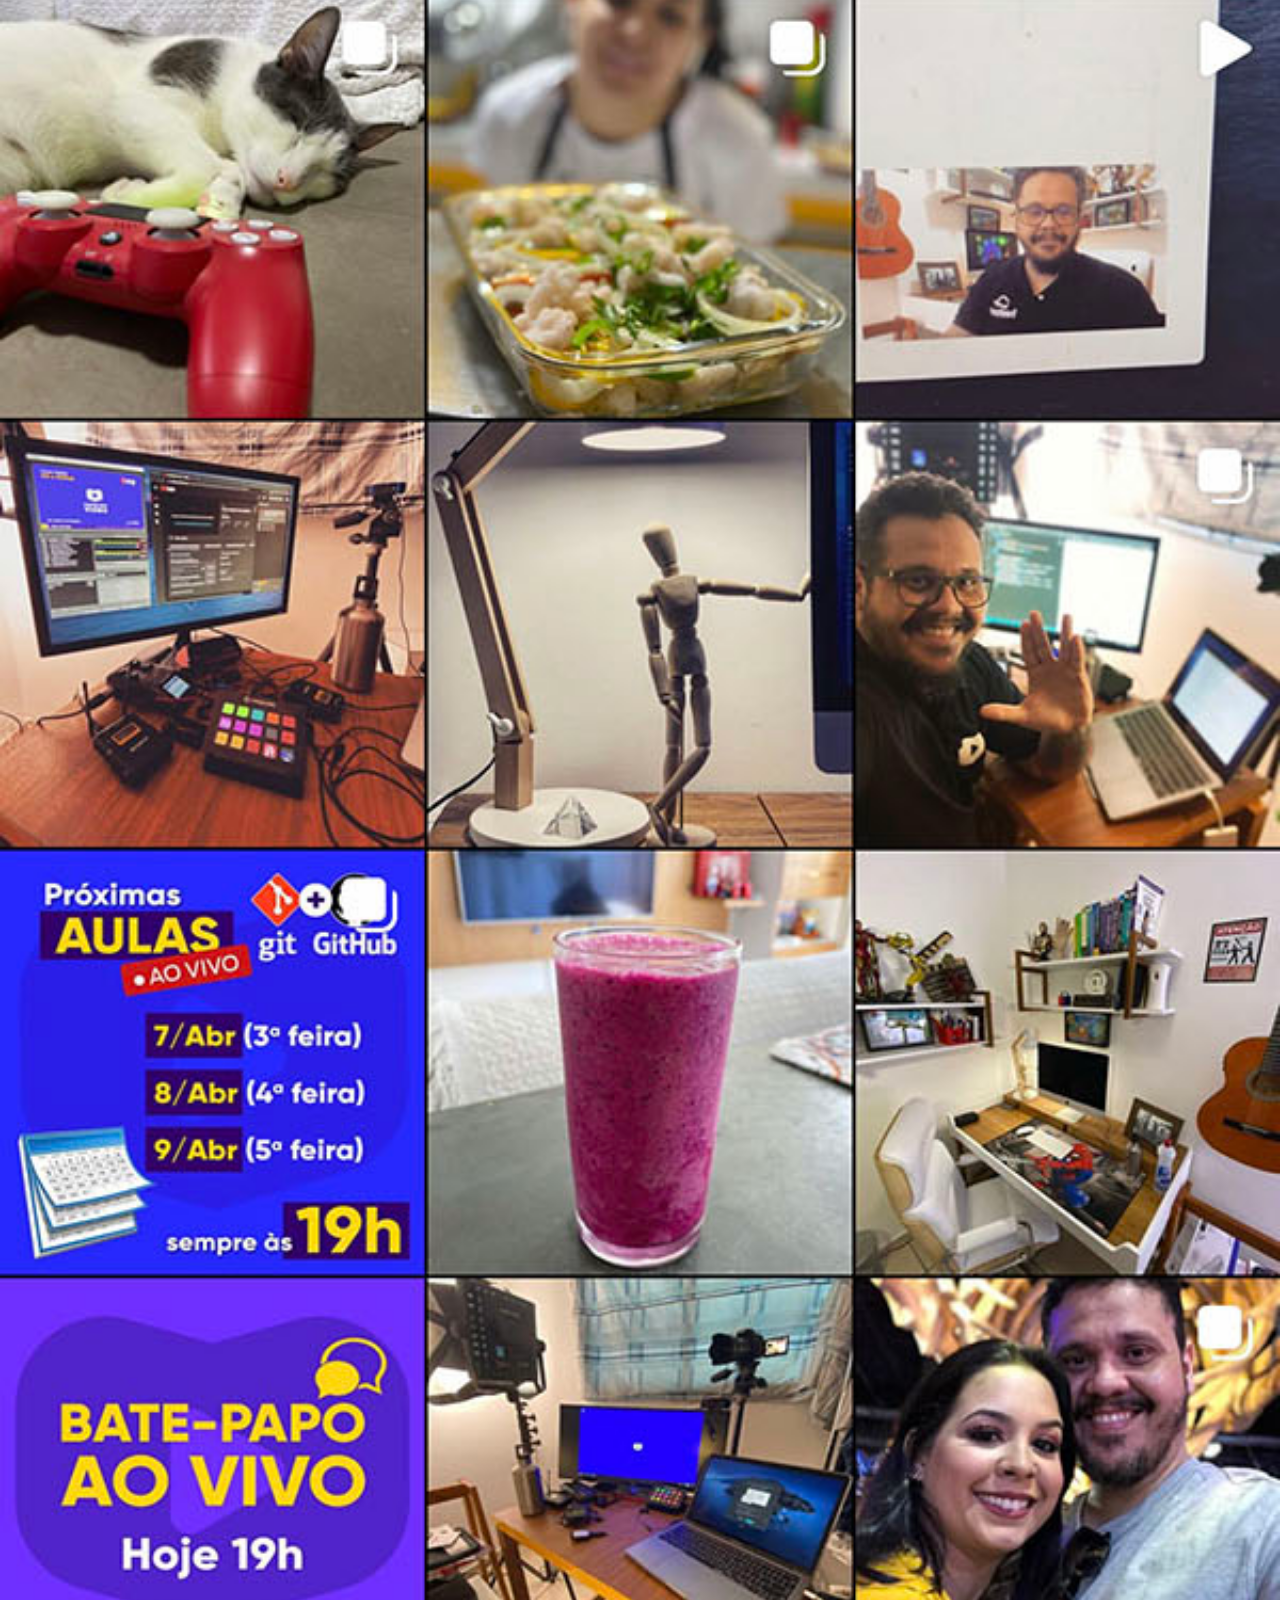
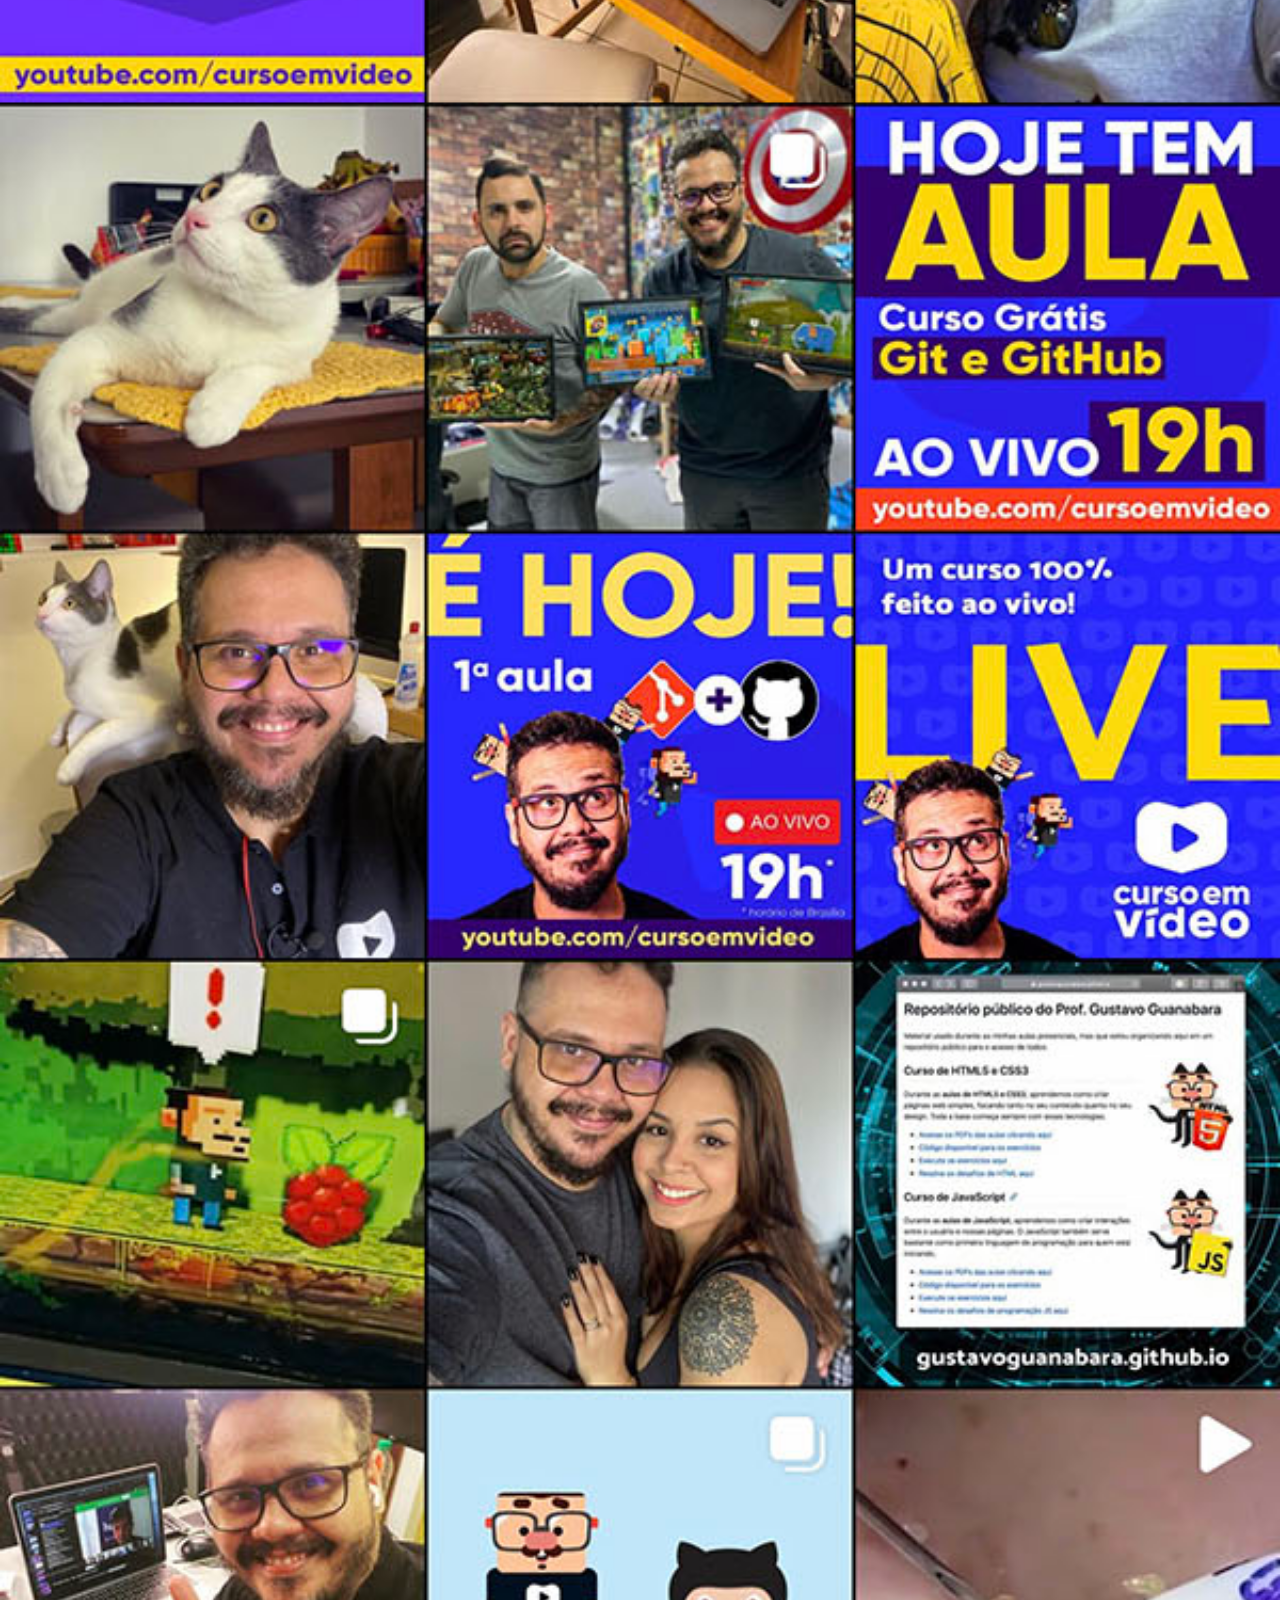
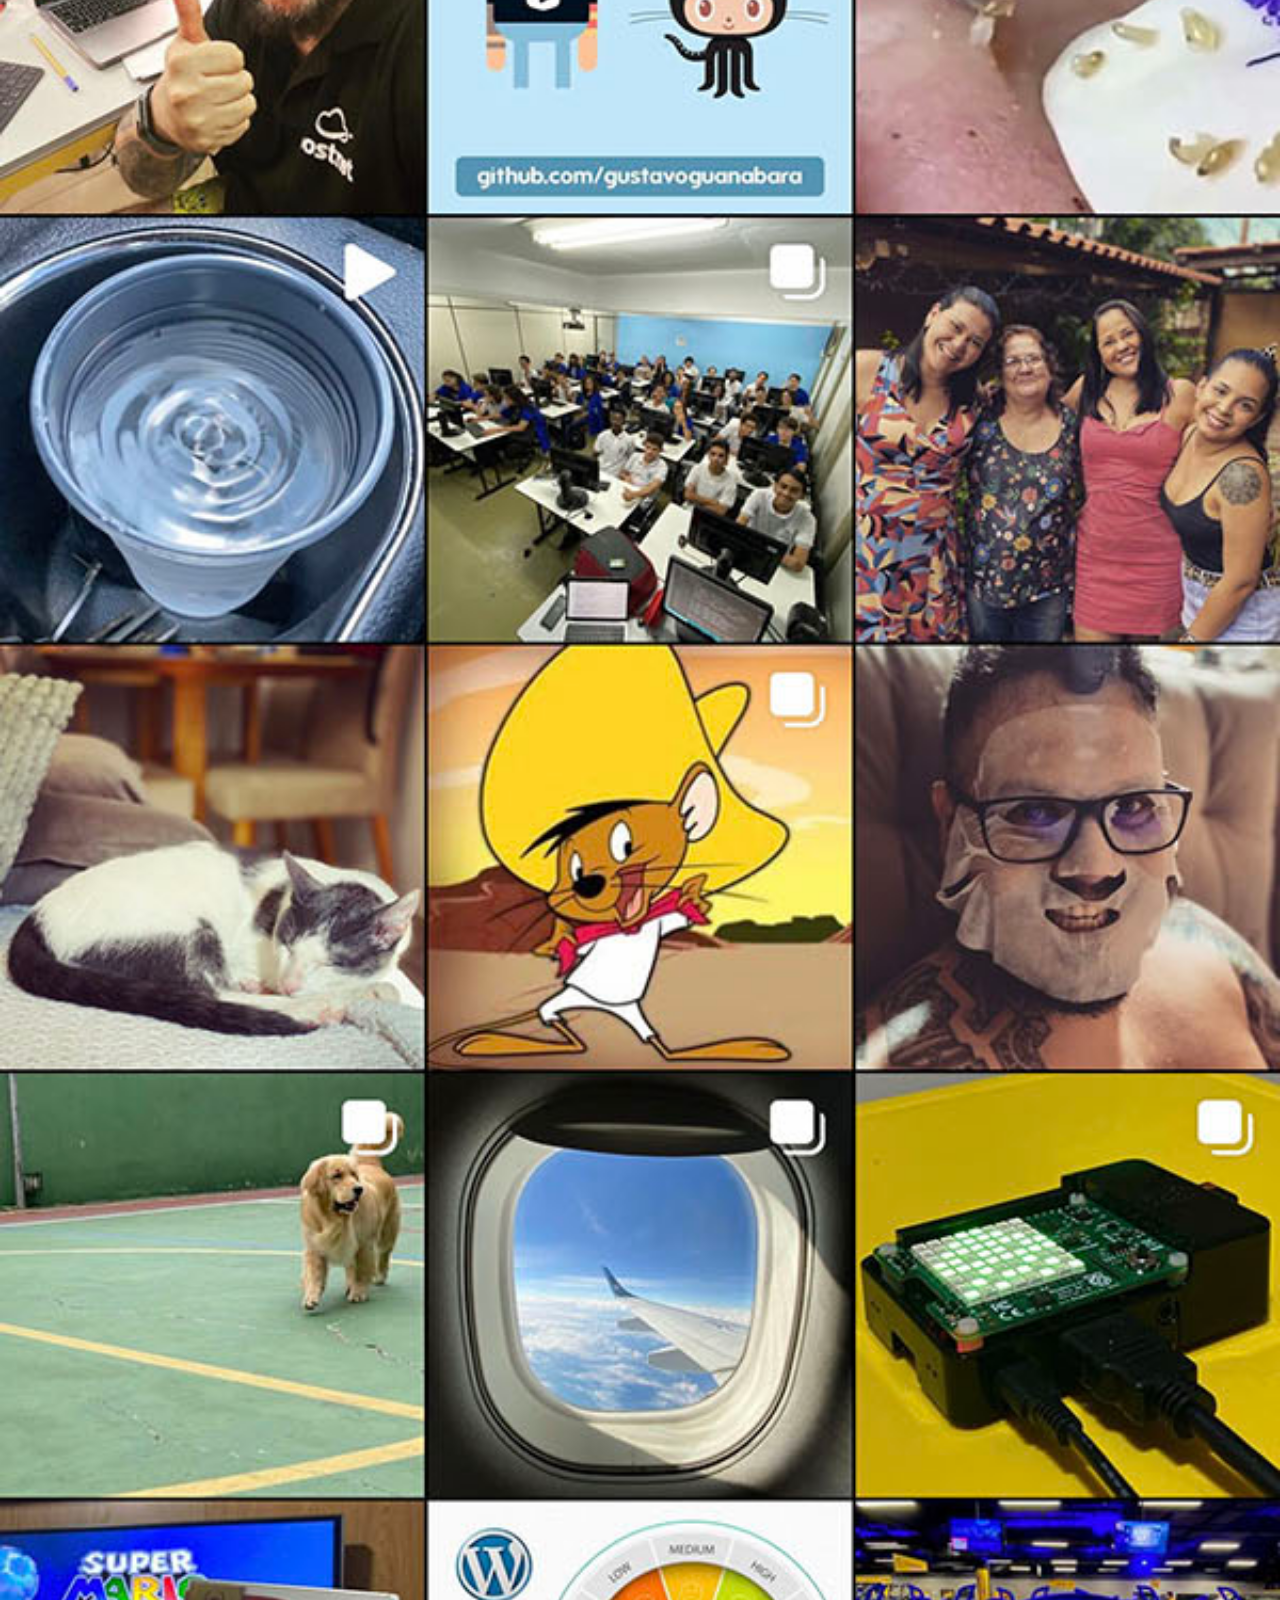
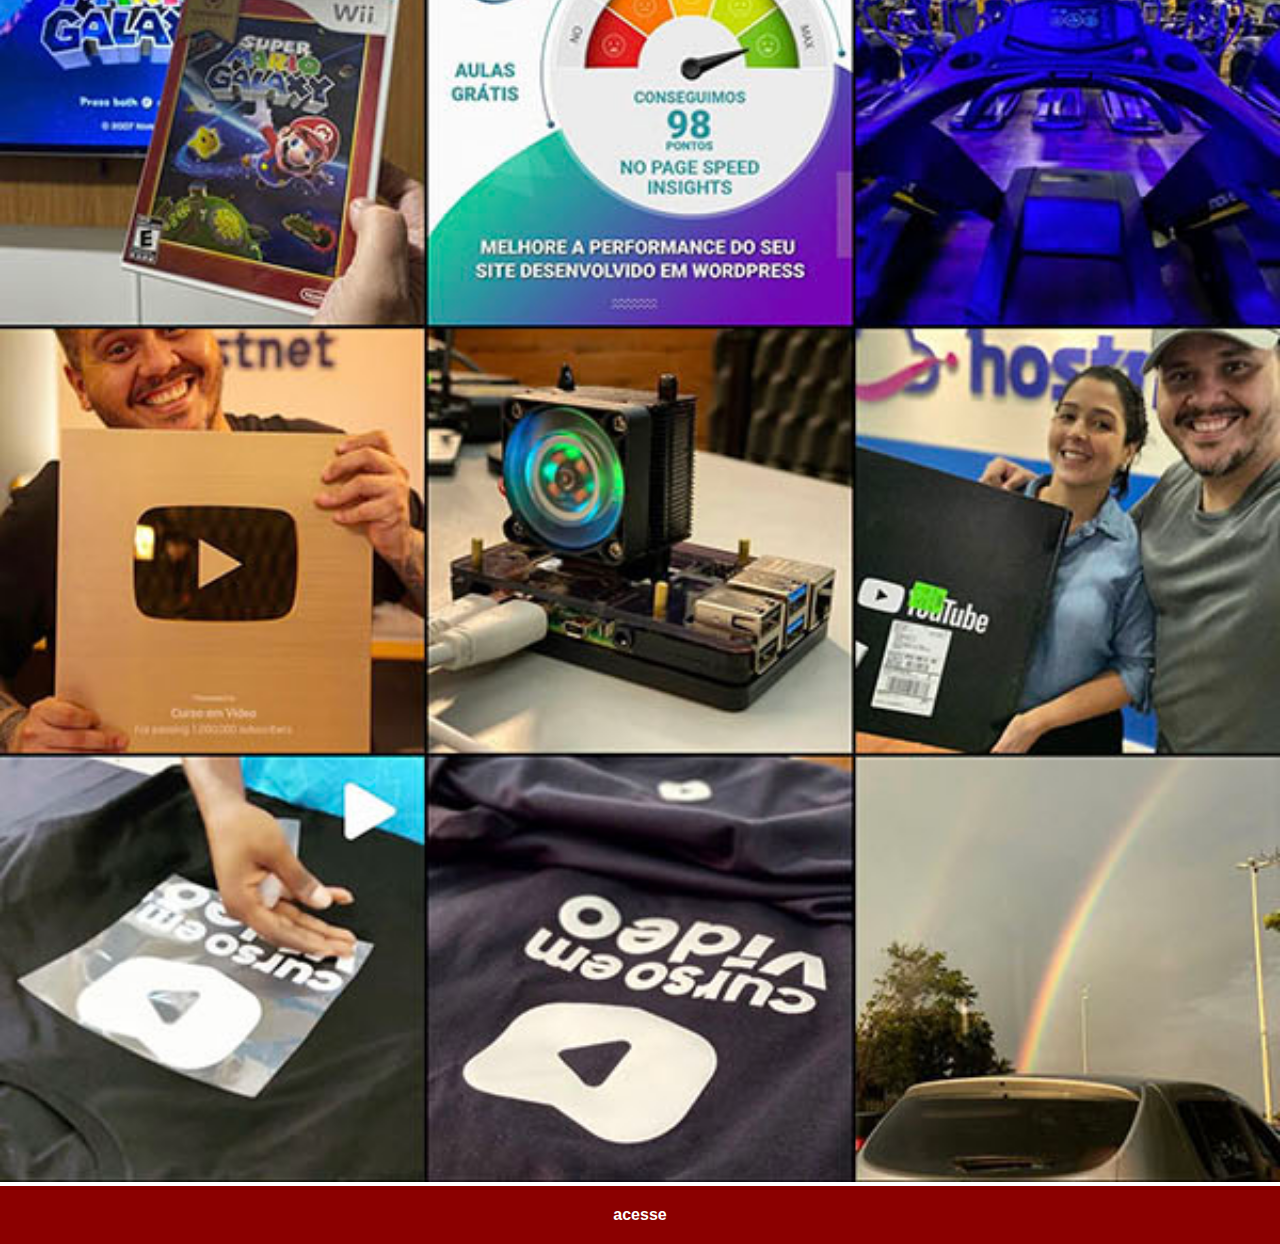
<file: instagram.html>
<!DOCTYPE html>
<html lang="pt-br">
<head>
    <meta charset="UTF-8">
    <meta name="viewport" content="width=device-width, initial-scale=1.0">
    <title>Document</title>
    <link rel="stylesheet" href="estilos/social.css">
</head>
<body>
<img src="imagens/tela-instagram.jpg" alt="instagram">
<a href="https://www.instagram.com/gustavoguanabara/?hl=pt" target="_blank">acesse</a>
</body>
</html>
</file>
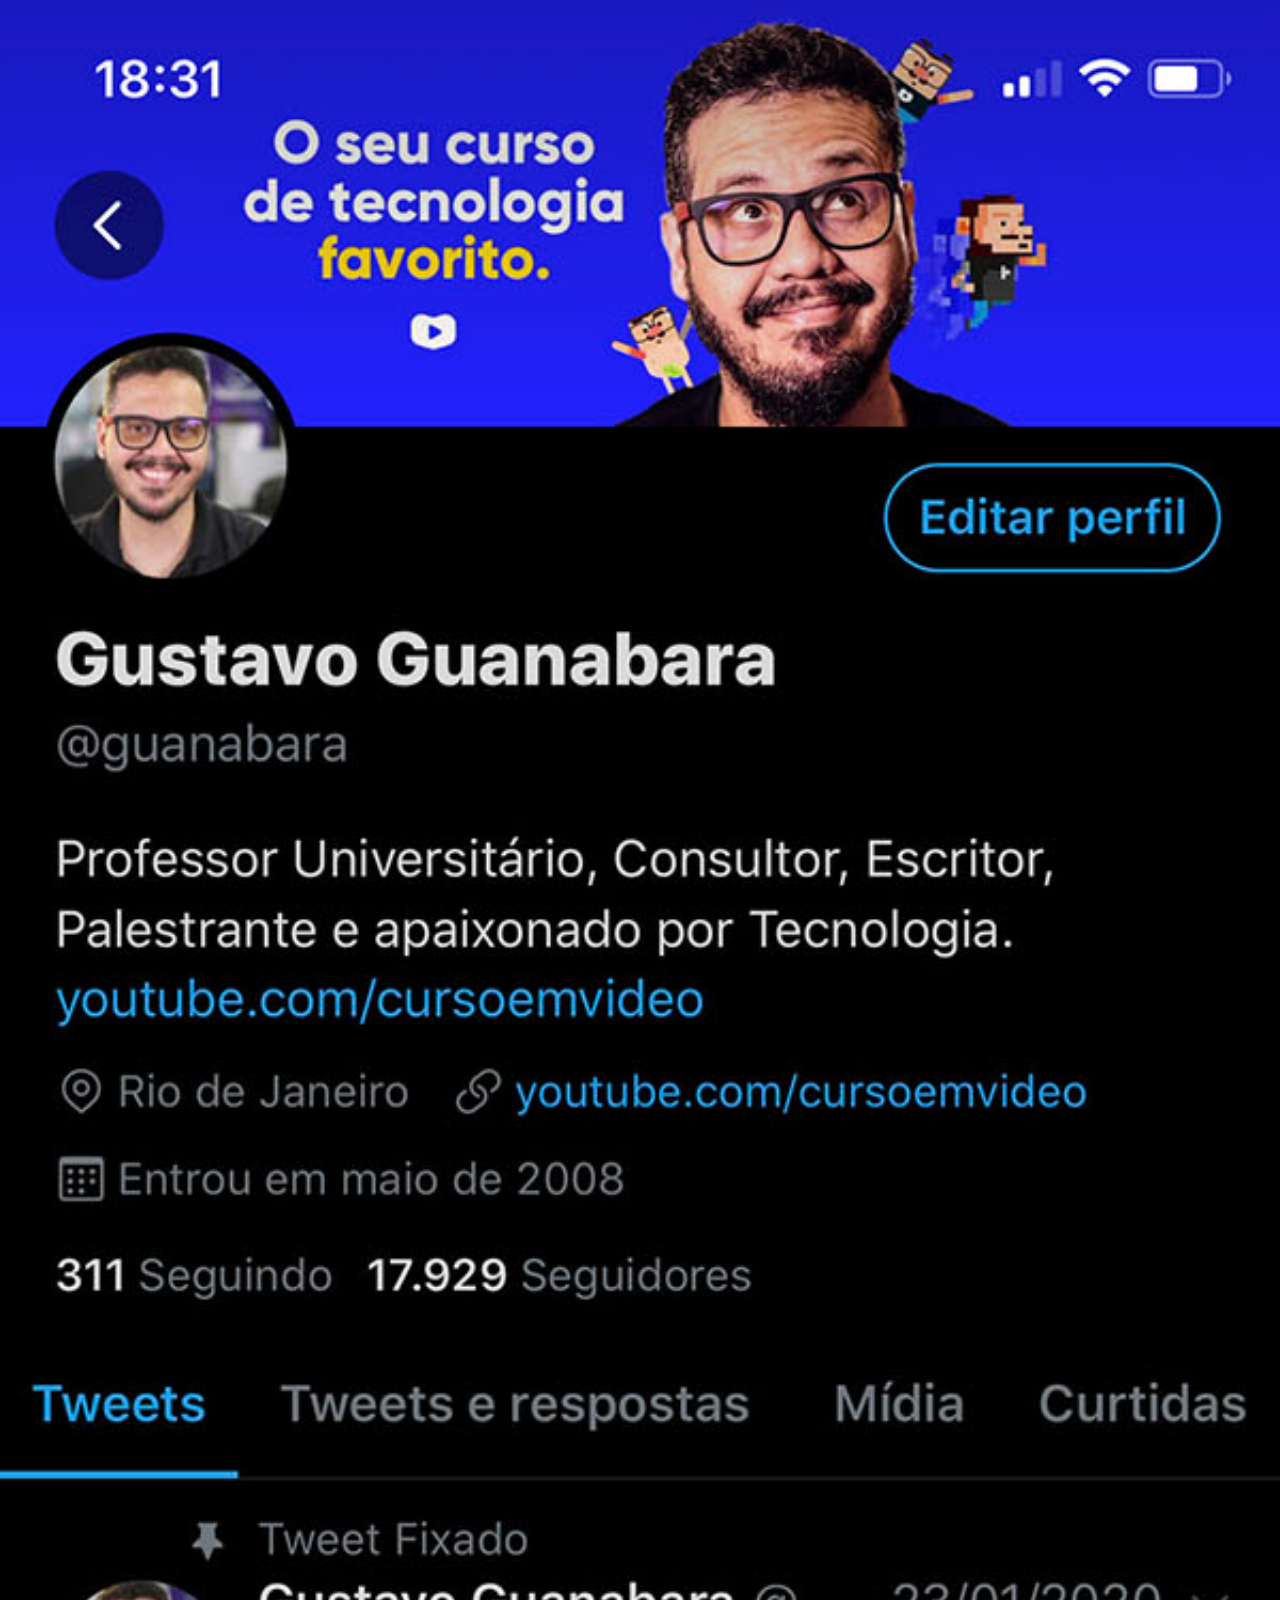
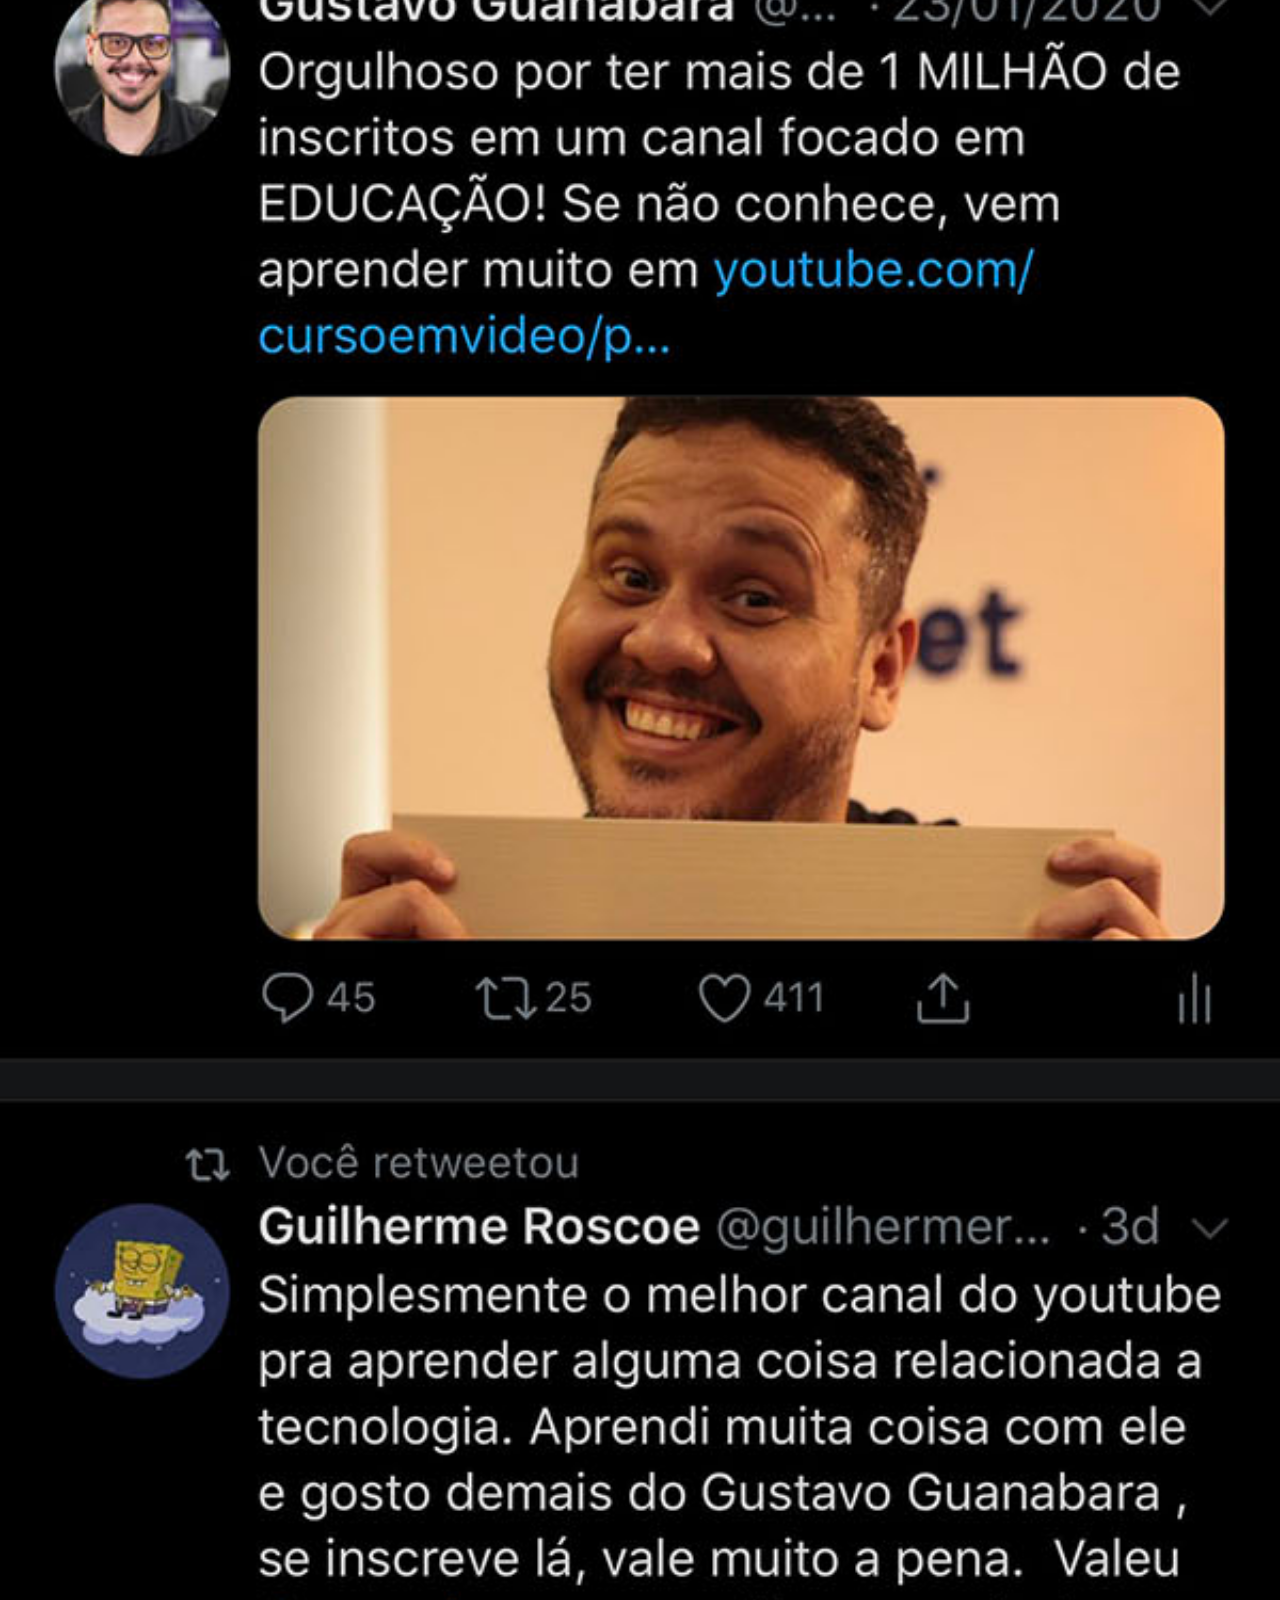
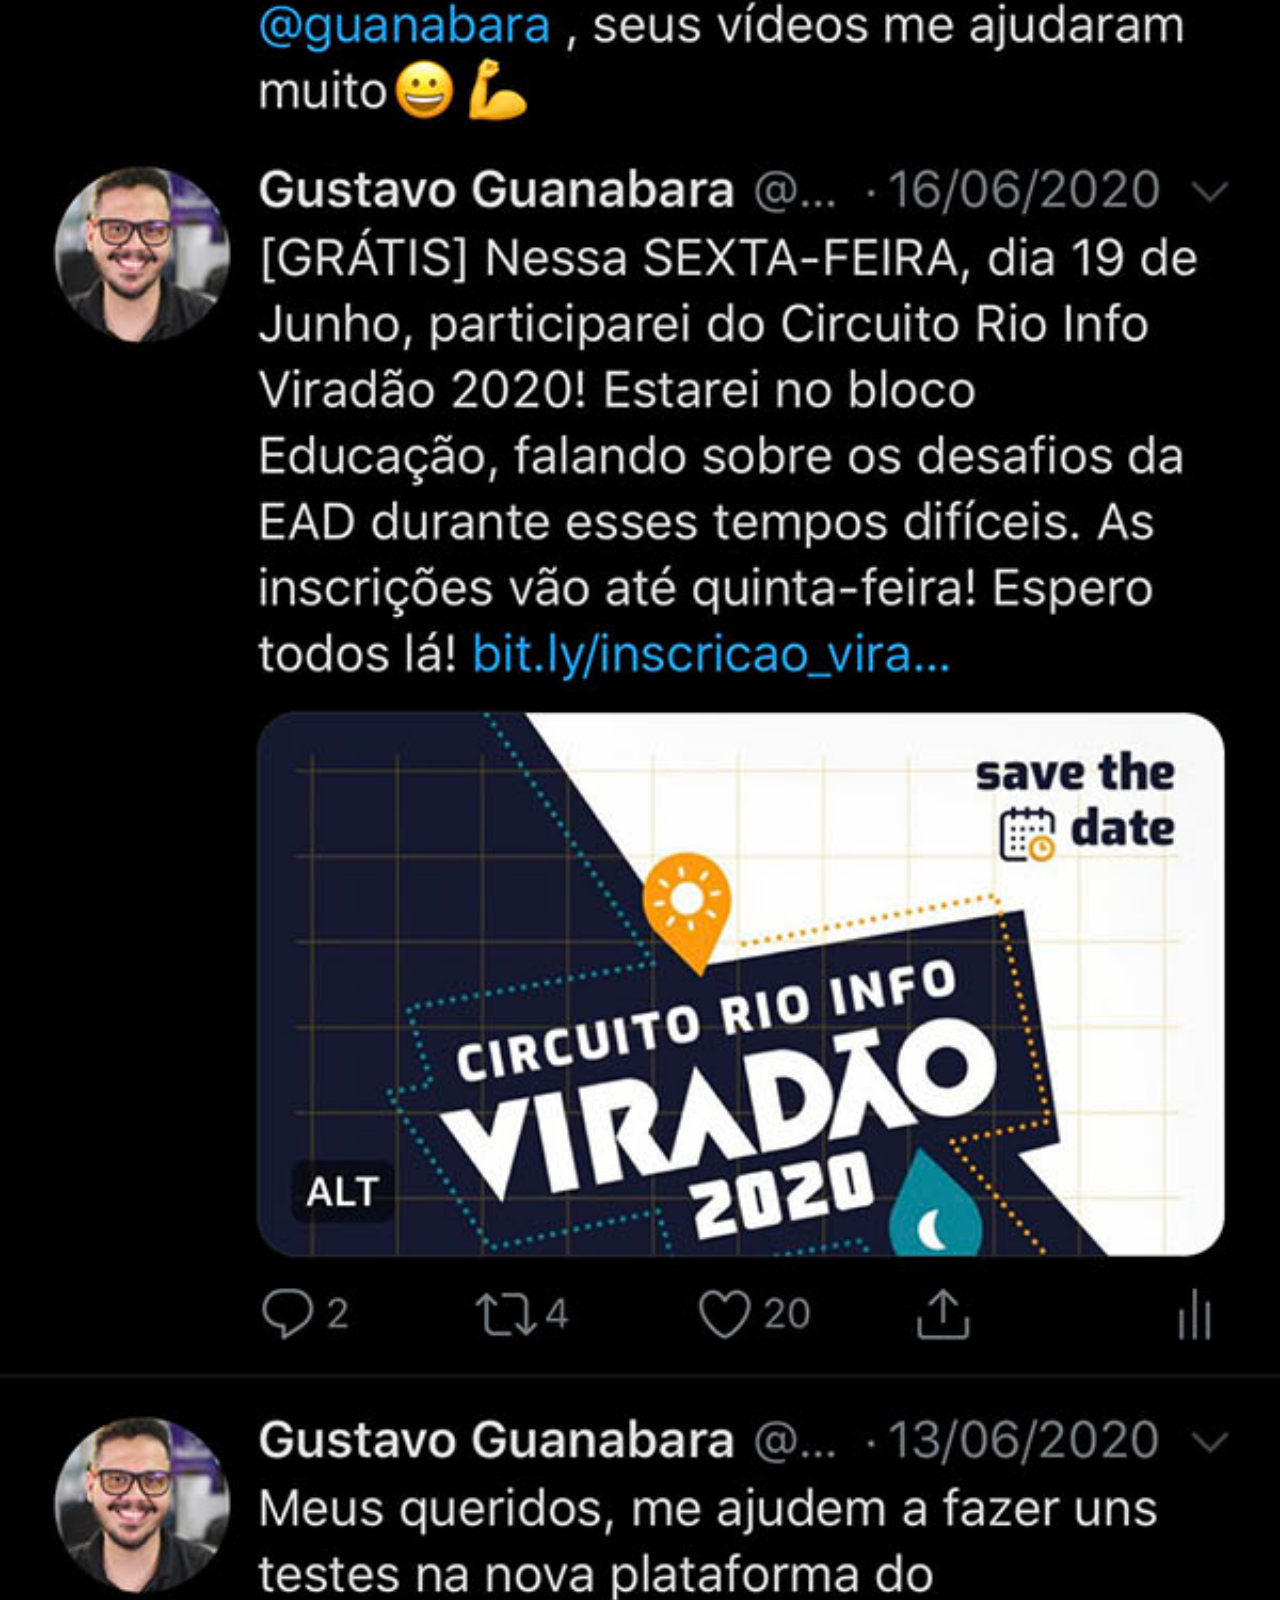
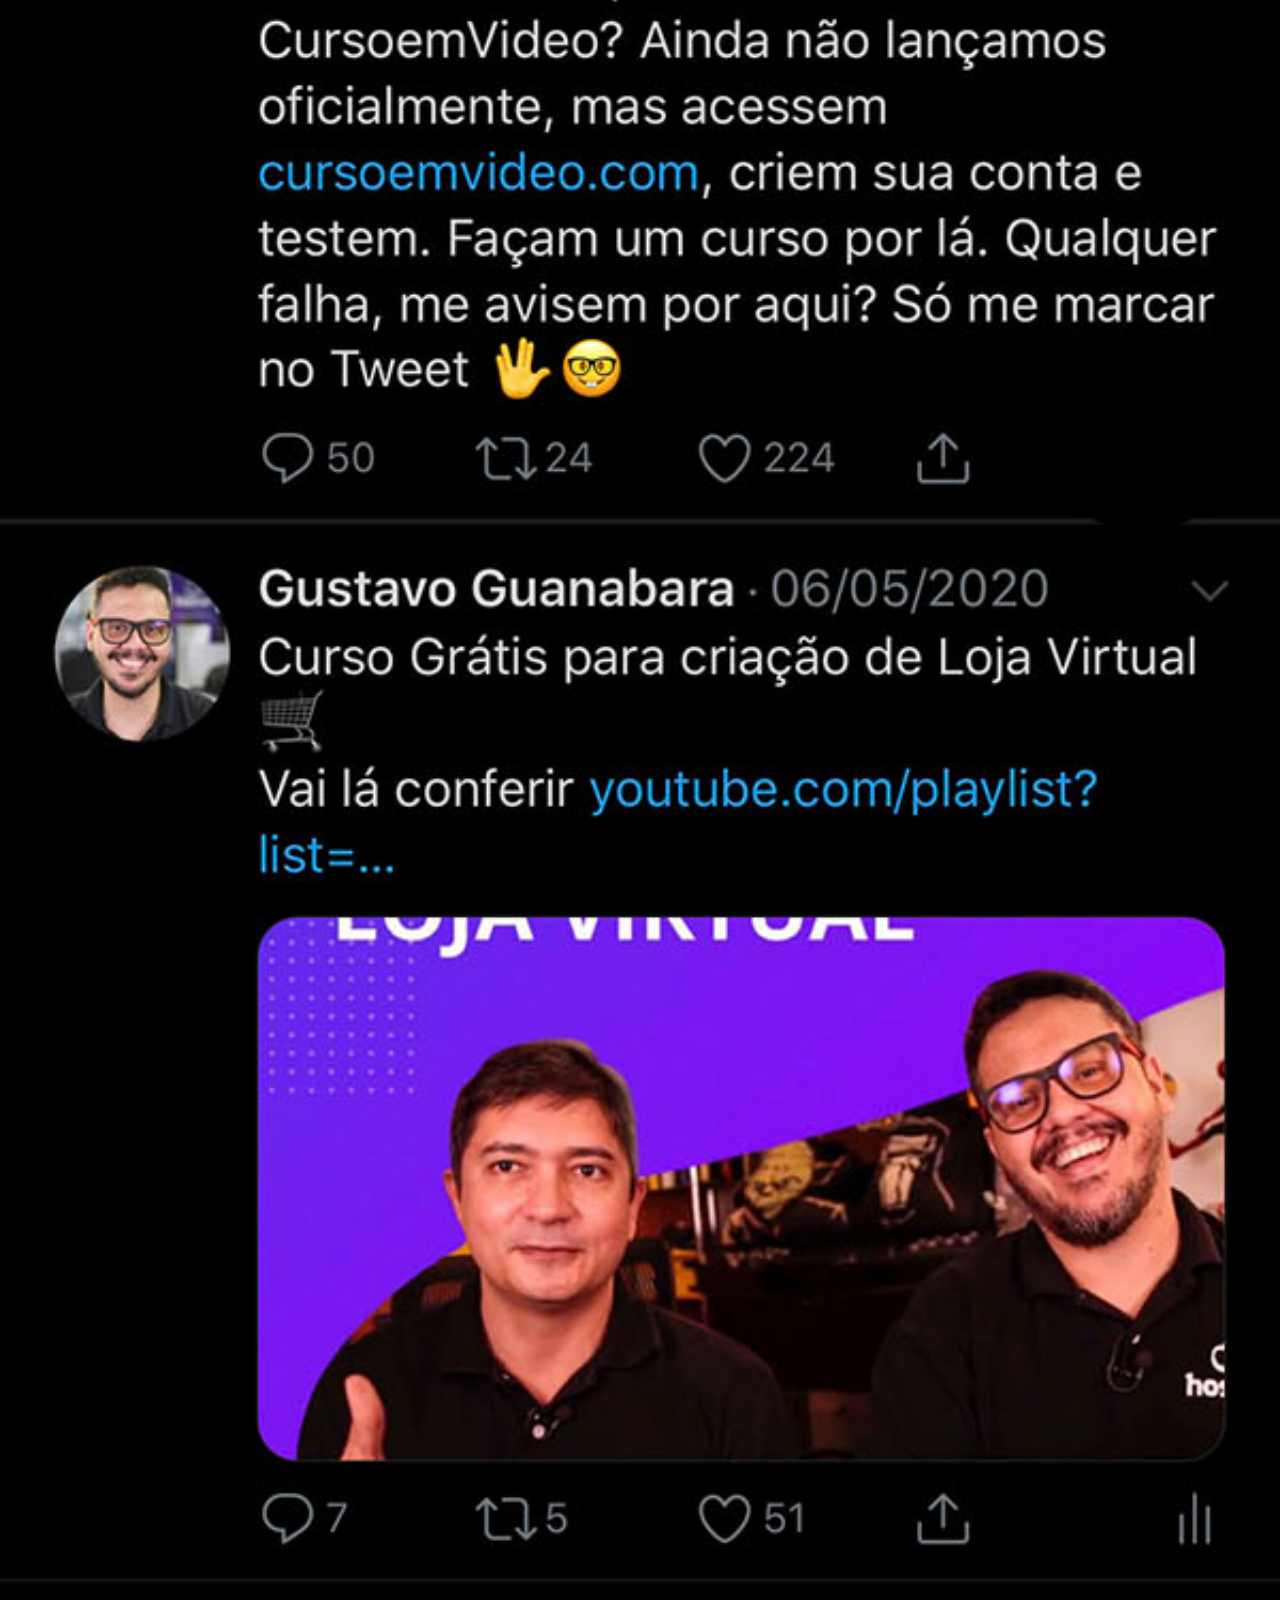
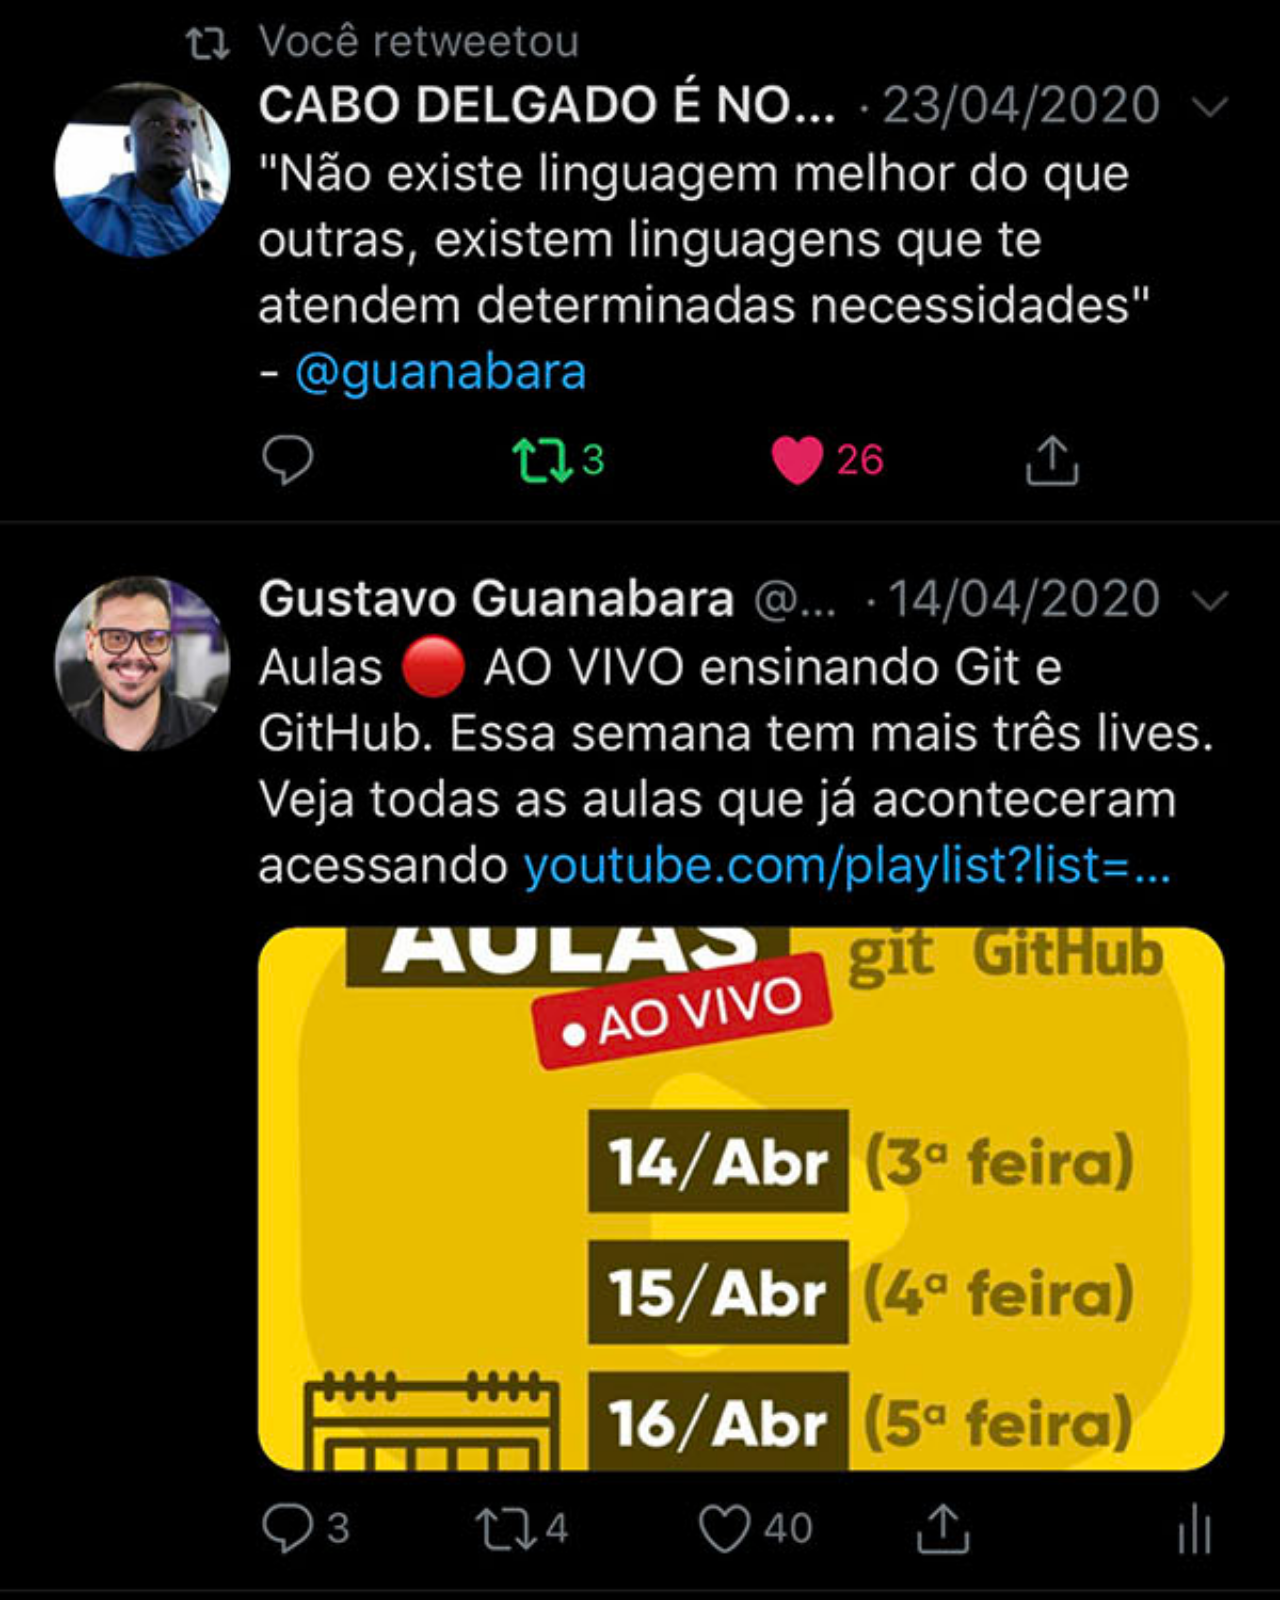
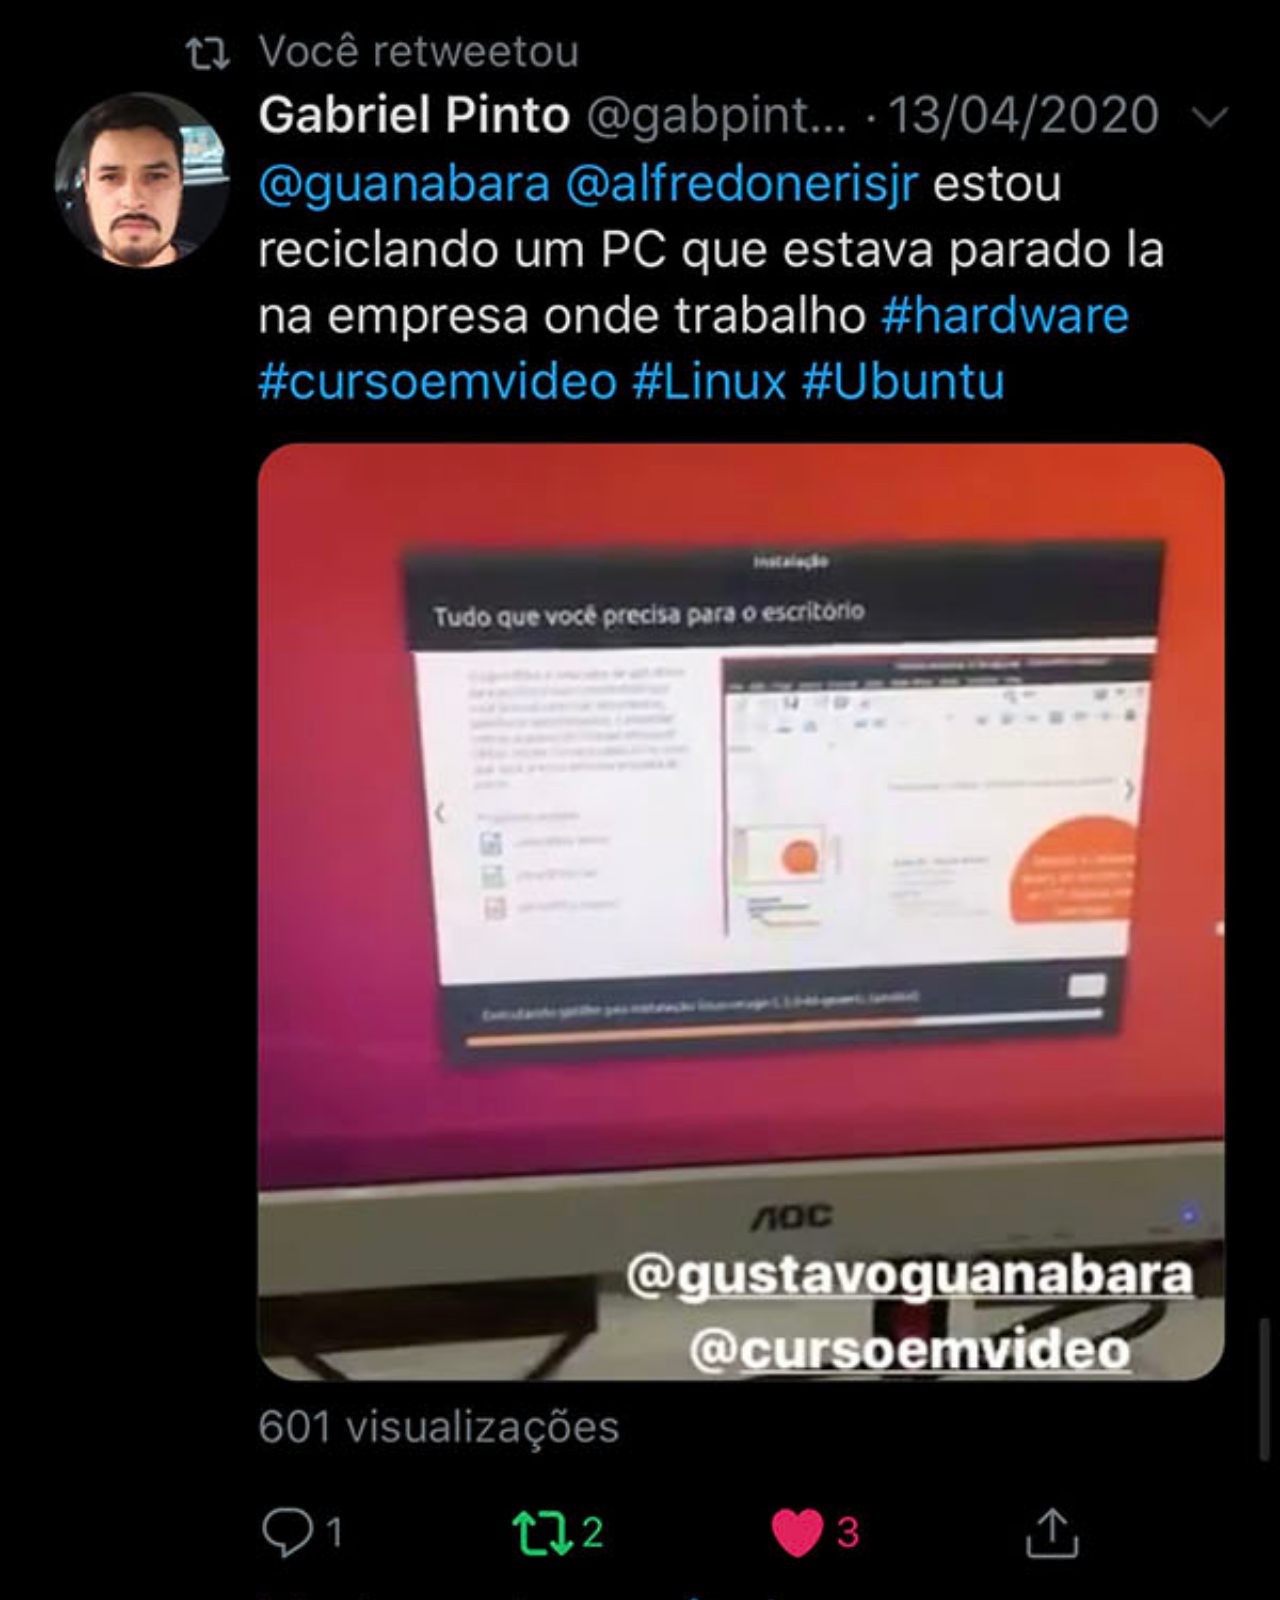
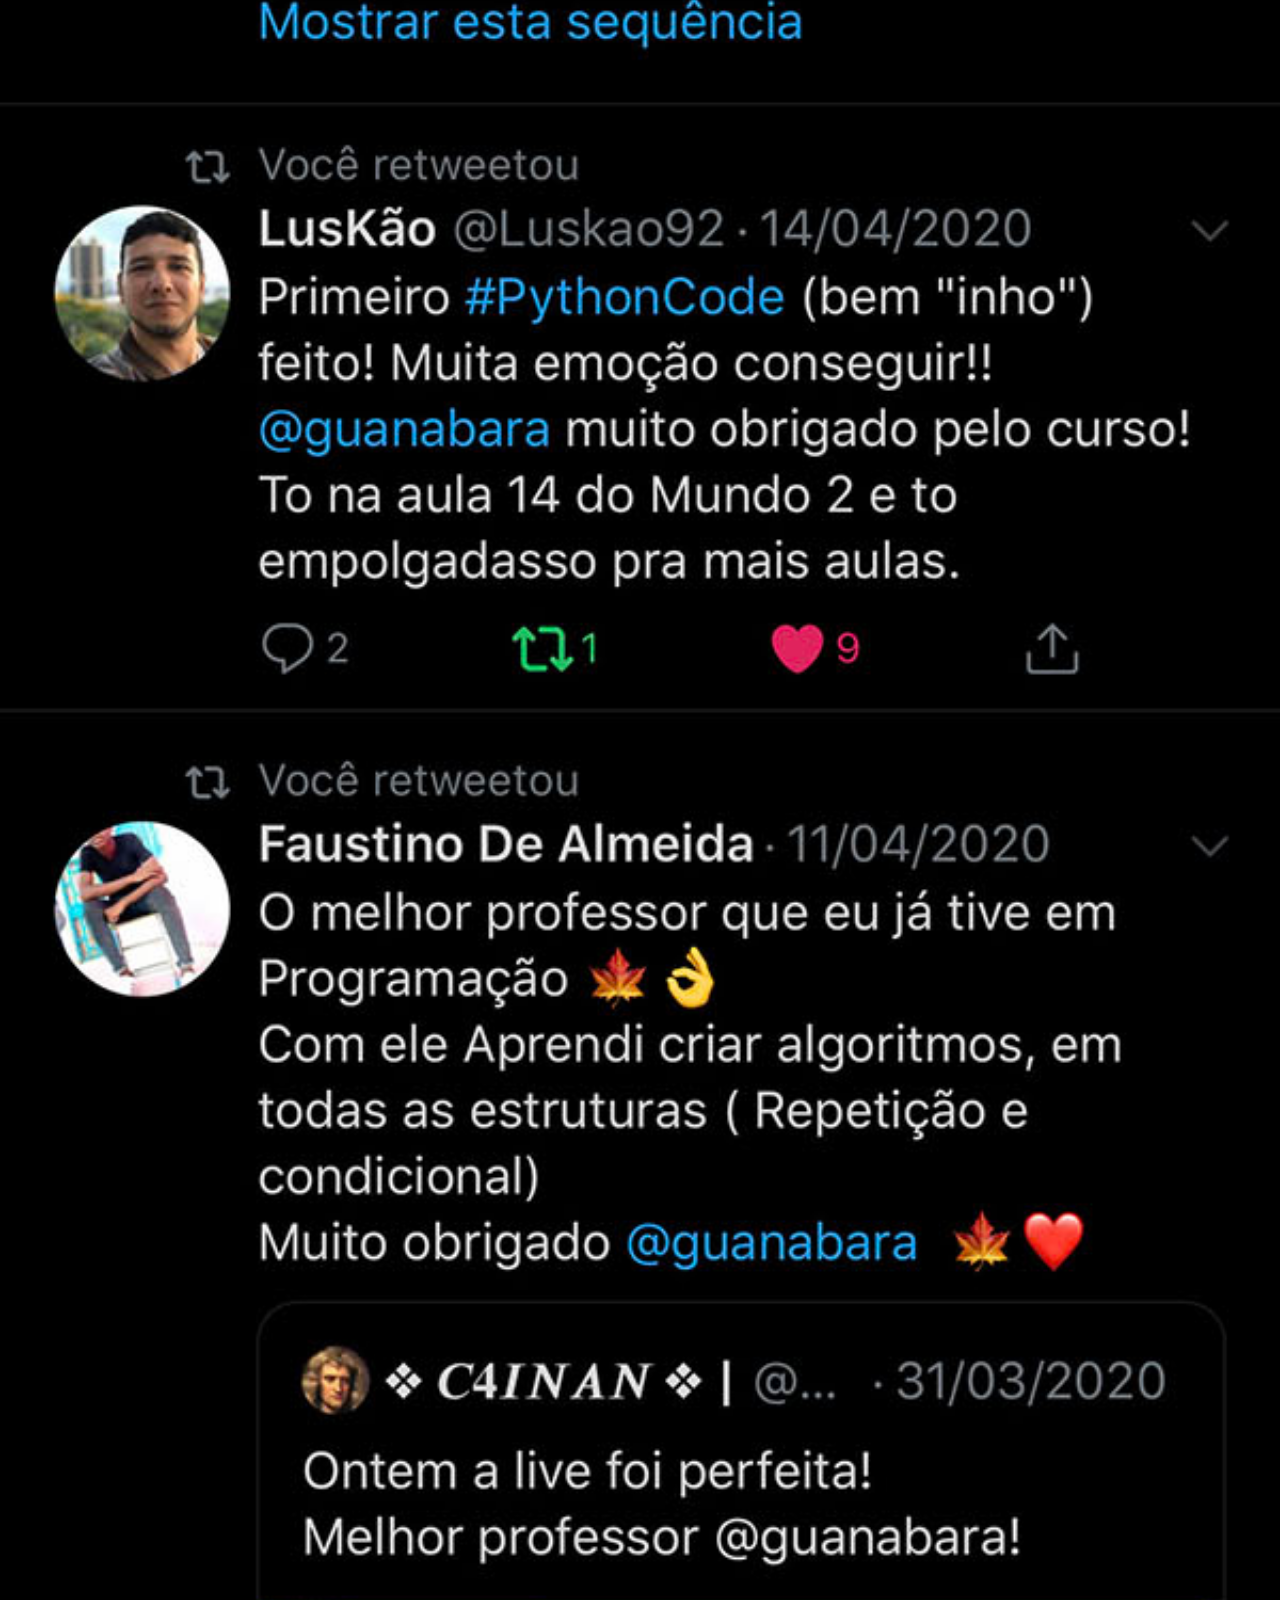
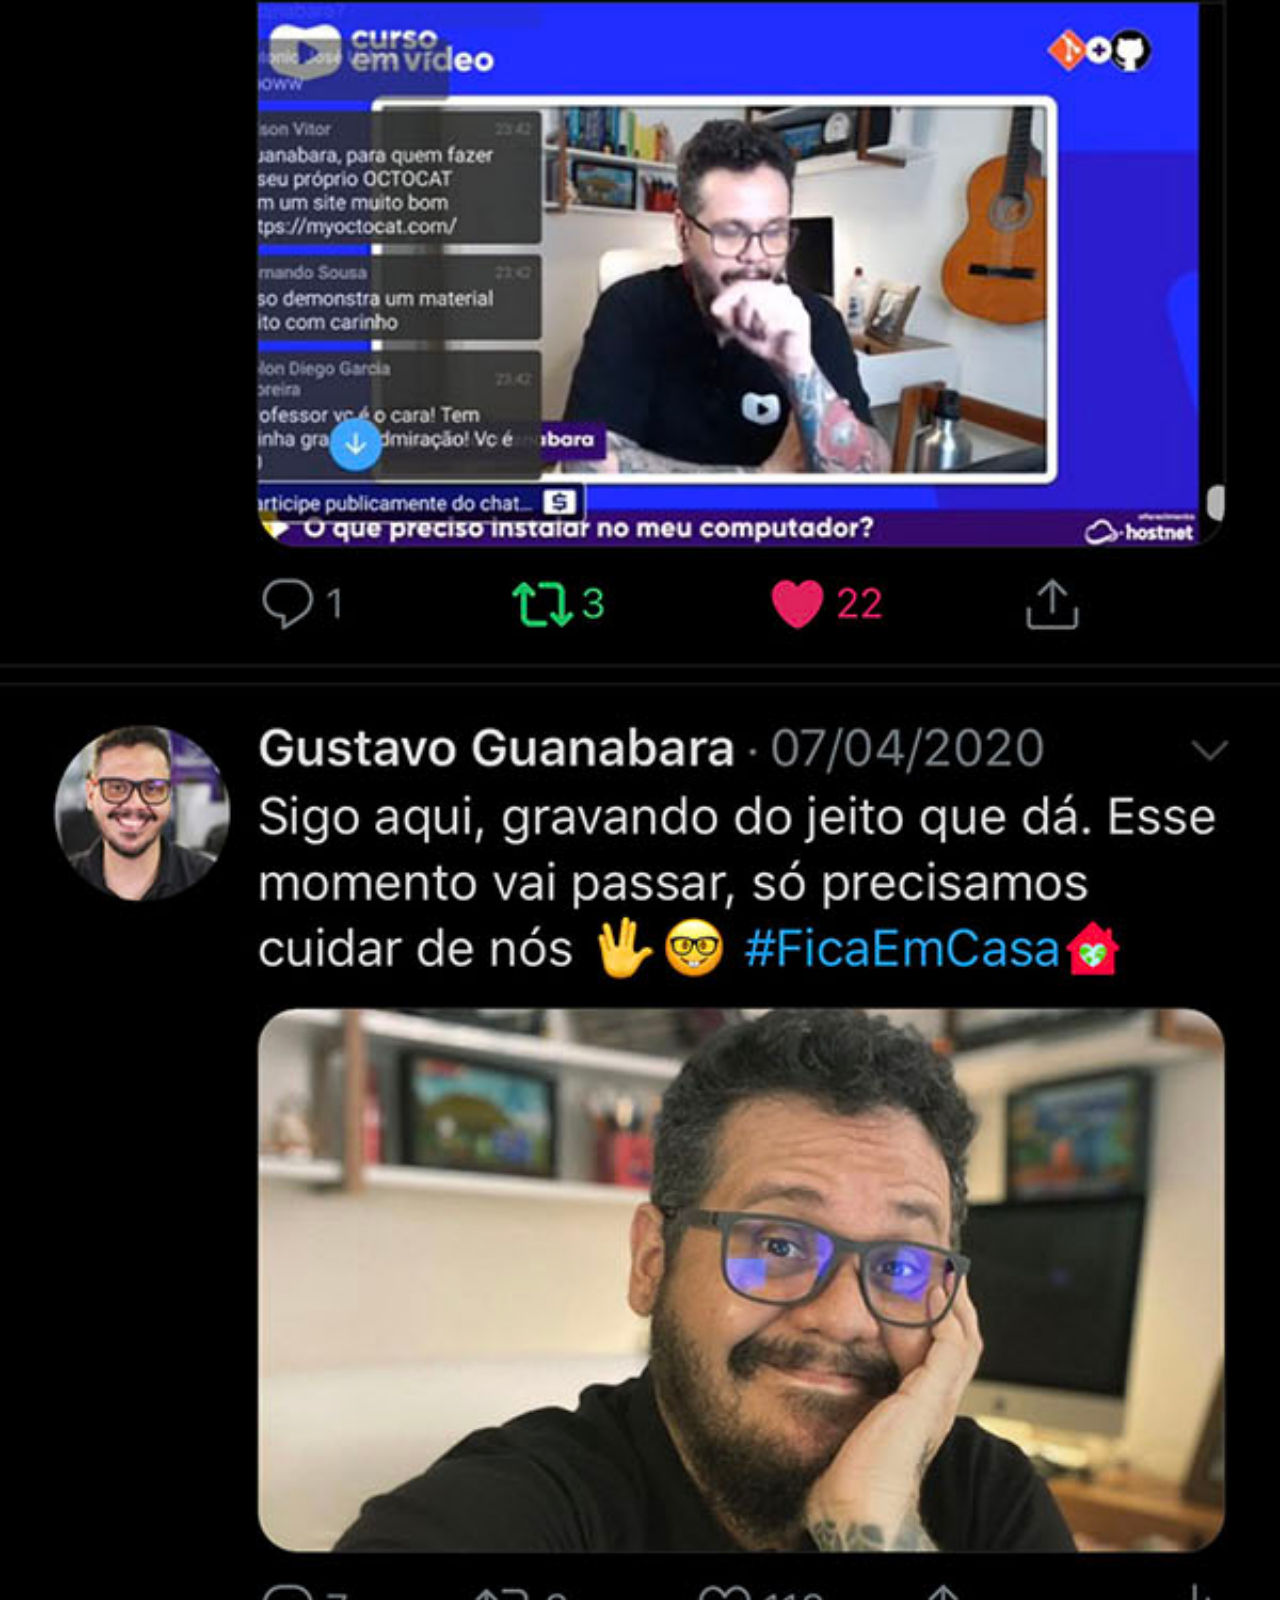
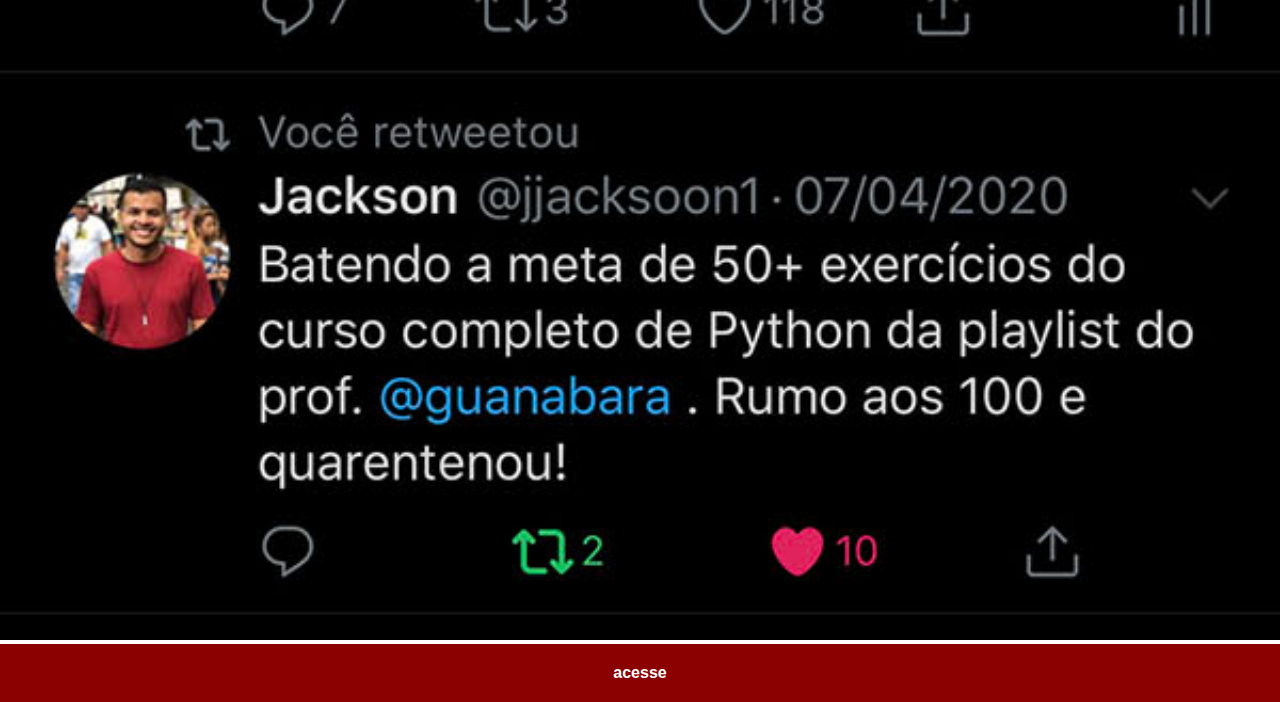
<file: twitter.html>
<!DOCTYPE html>
<html lang="pt-br">
<head>
    <meta charset="UTF-8">
    <meta name="viewport" content="width=device-width, initial-scale=1.0">
    <title>Document</title>
    <link rel="stylesheet" href="estilos/social.css">
</head>
<body>
    <img src="imagens/tela-twitter.jpg" alt="twitter">
    <a href="https://www.google.com/search?q=twitter+gustavo+guanabara&sca_esv=598456706&rlz=1C1UEAD_pt-BRBR1087BR1087&sxsrf=ACQVn08QLhBCzcAXgXRXGkdsZYvgtyEVpQ%3A1705278912763&ei=wH2kZZWgLvr_5OUP7_6wyAM&udm=&oq=twigustavo+guanabara&gs_lp=[base64]&sclient=gws-wiz-serp" target="_blank">acesse</a>
</body>
</html>
</file>
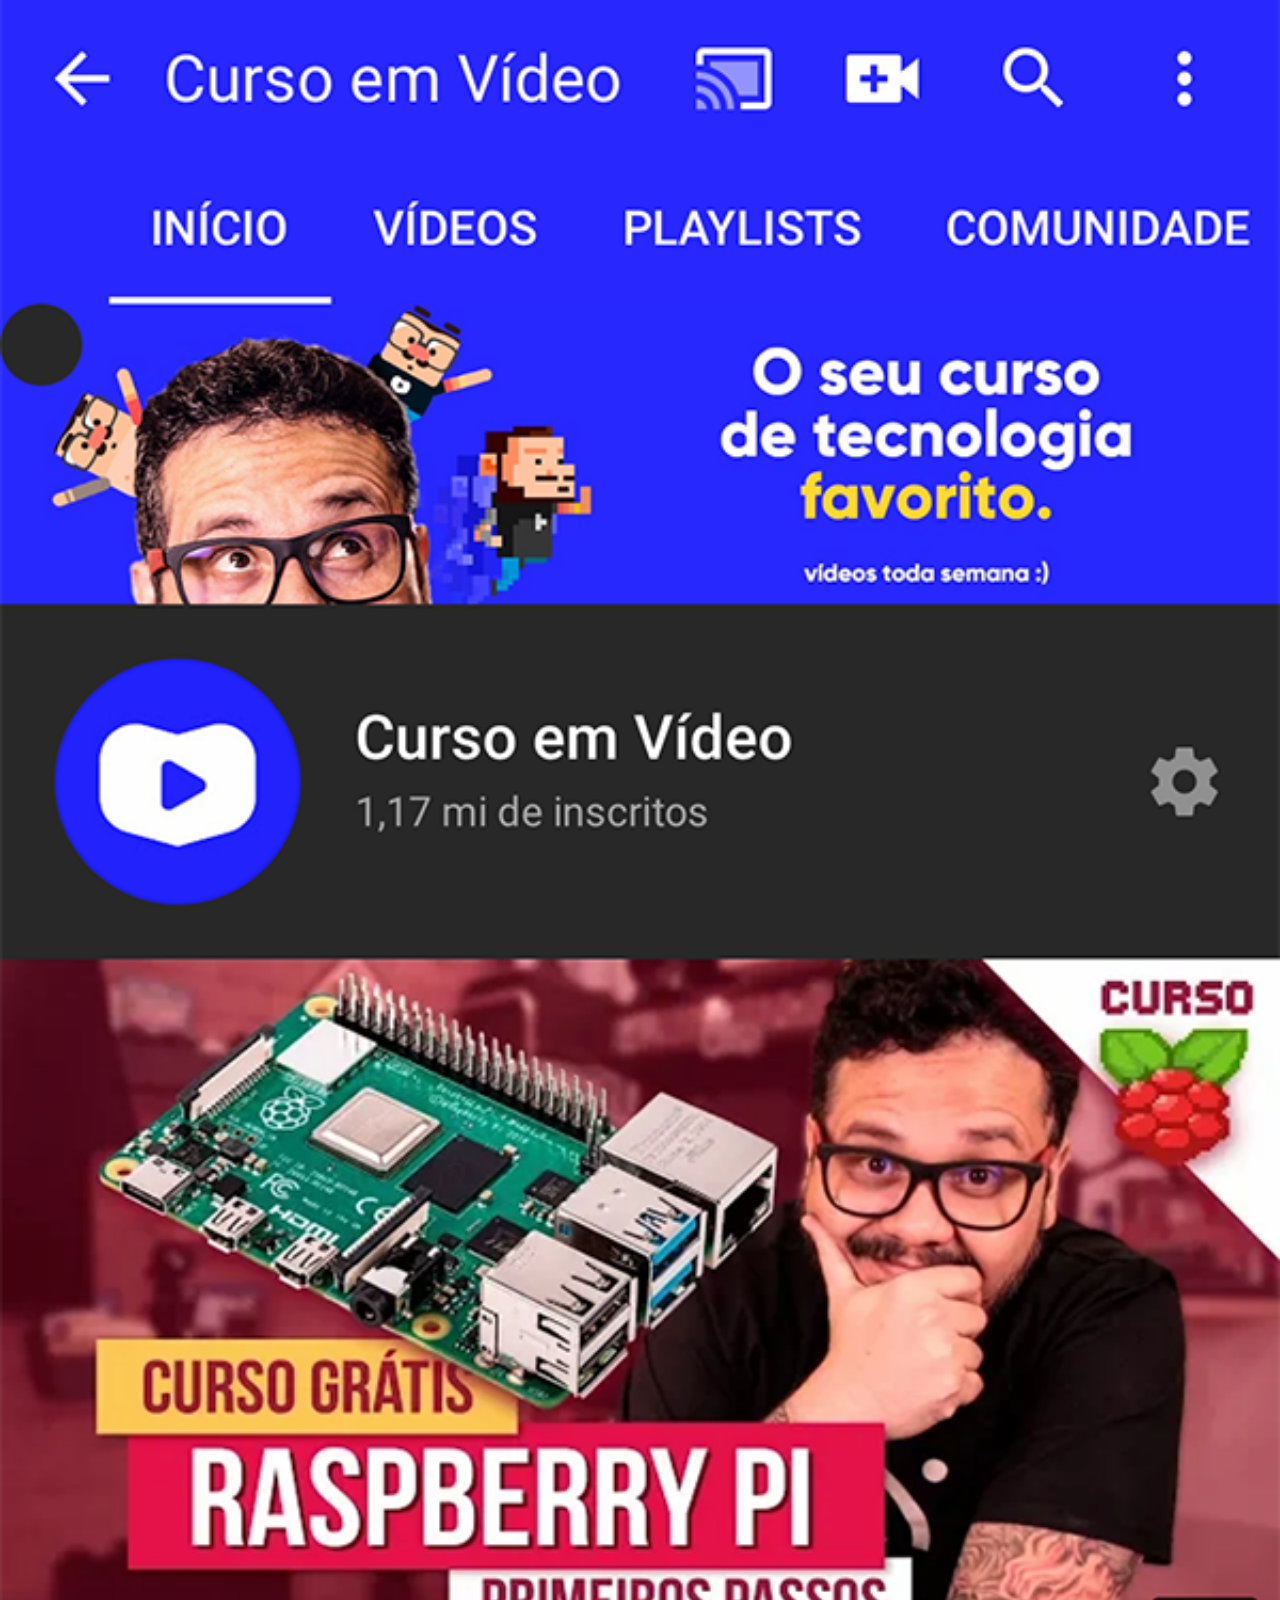
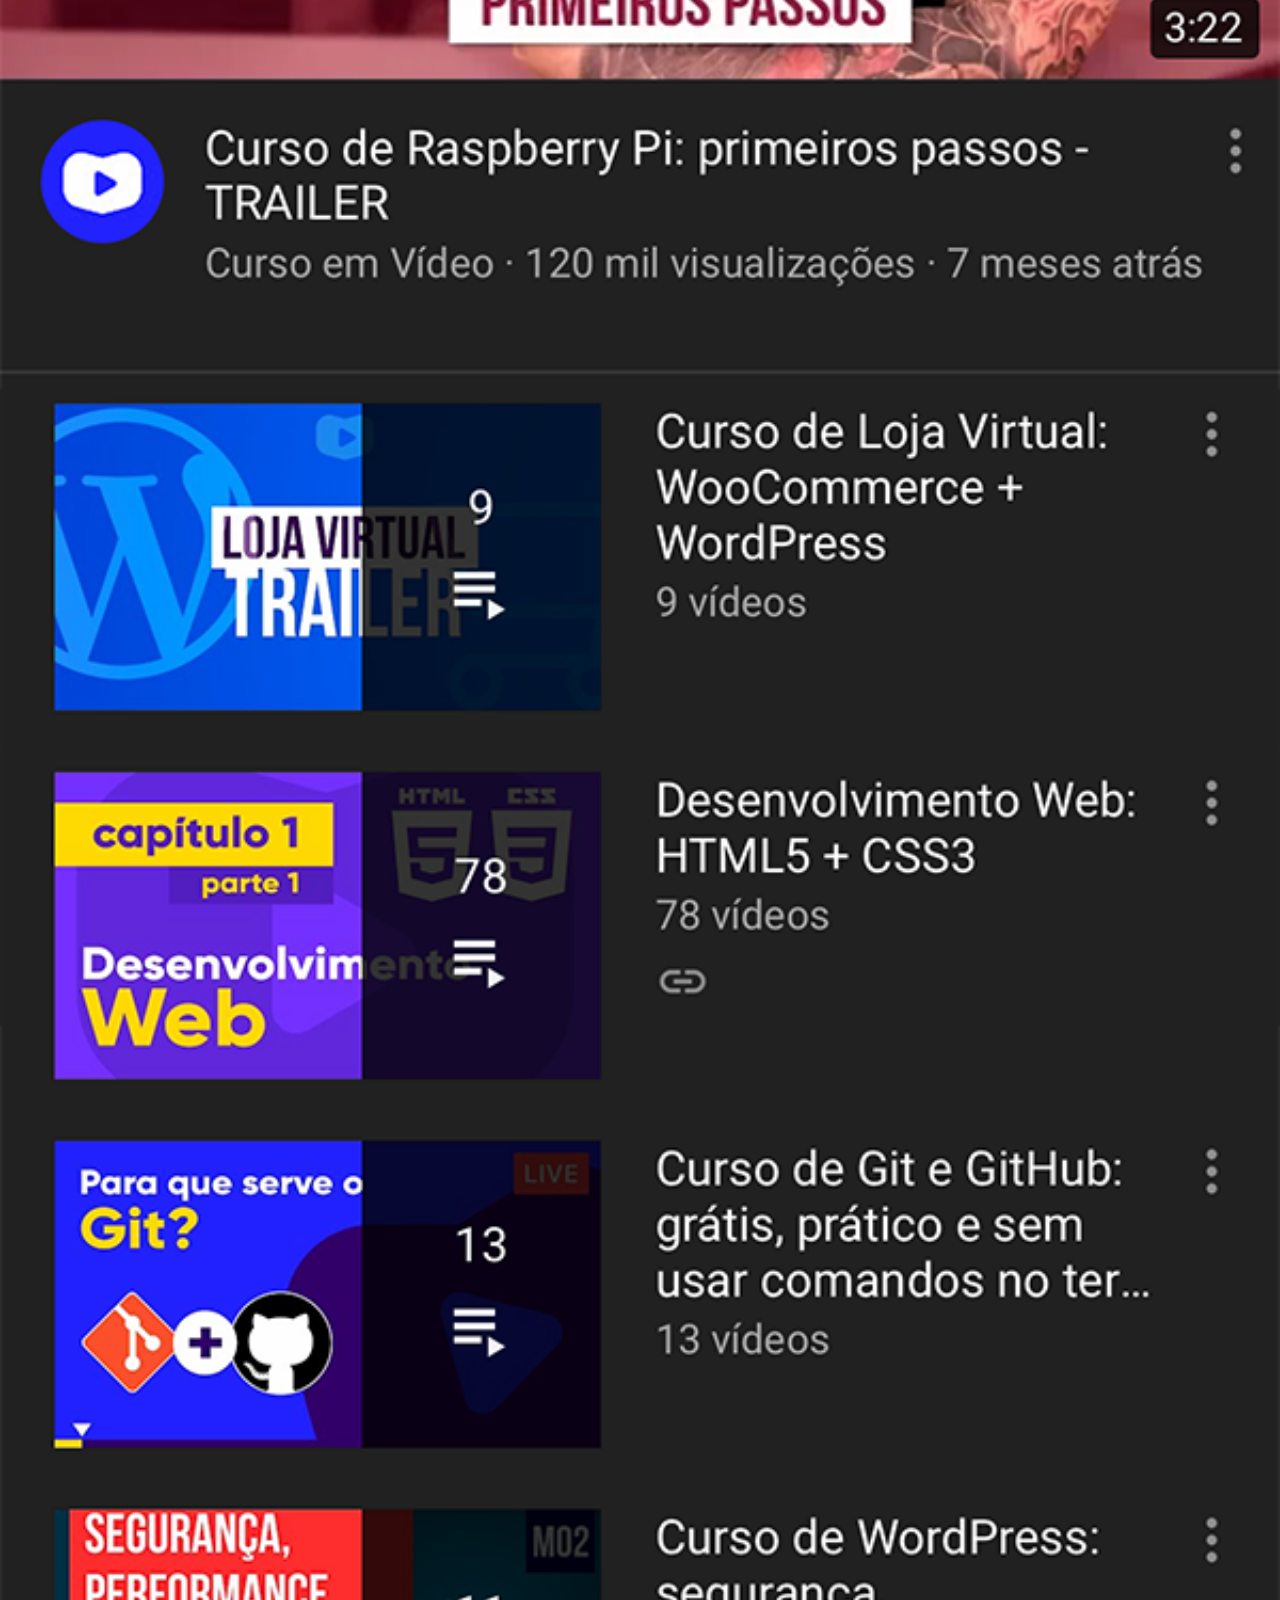
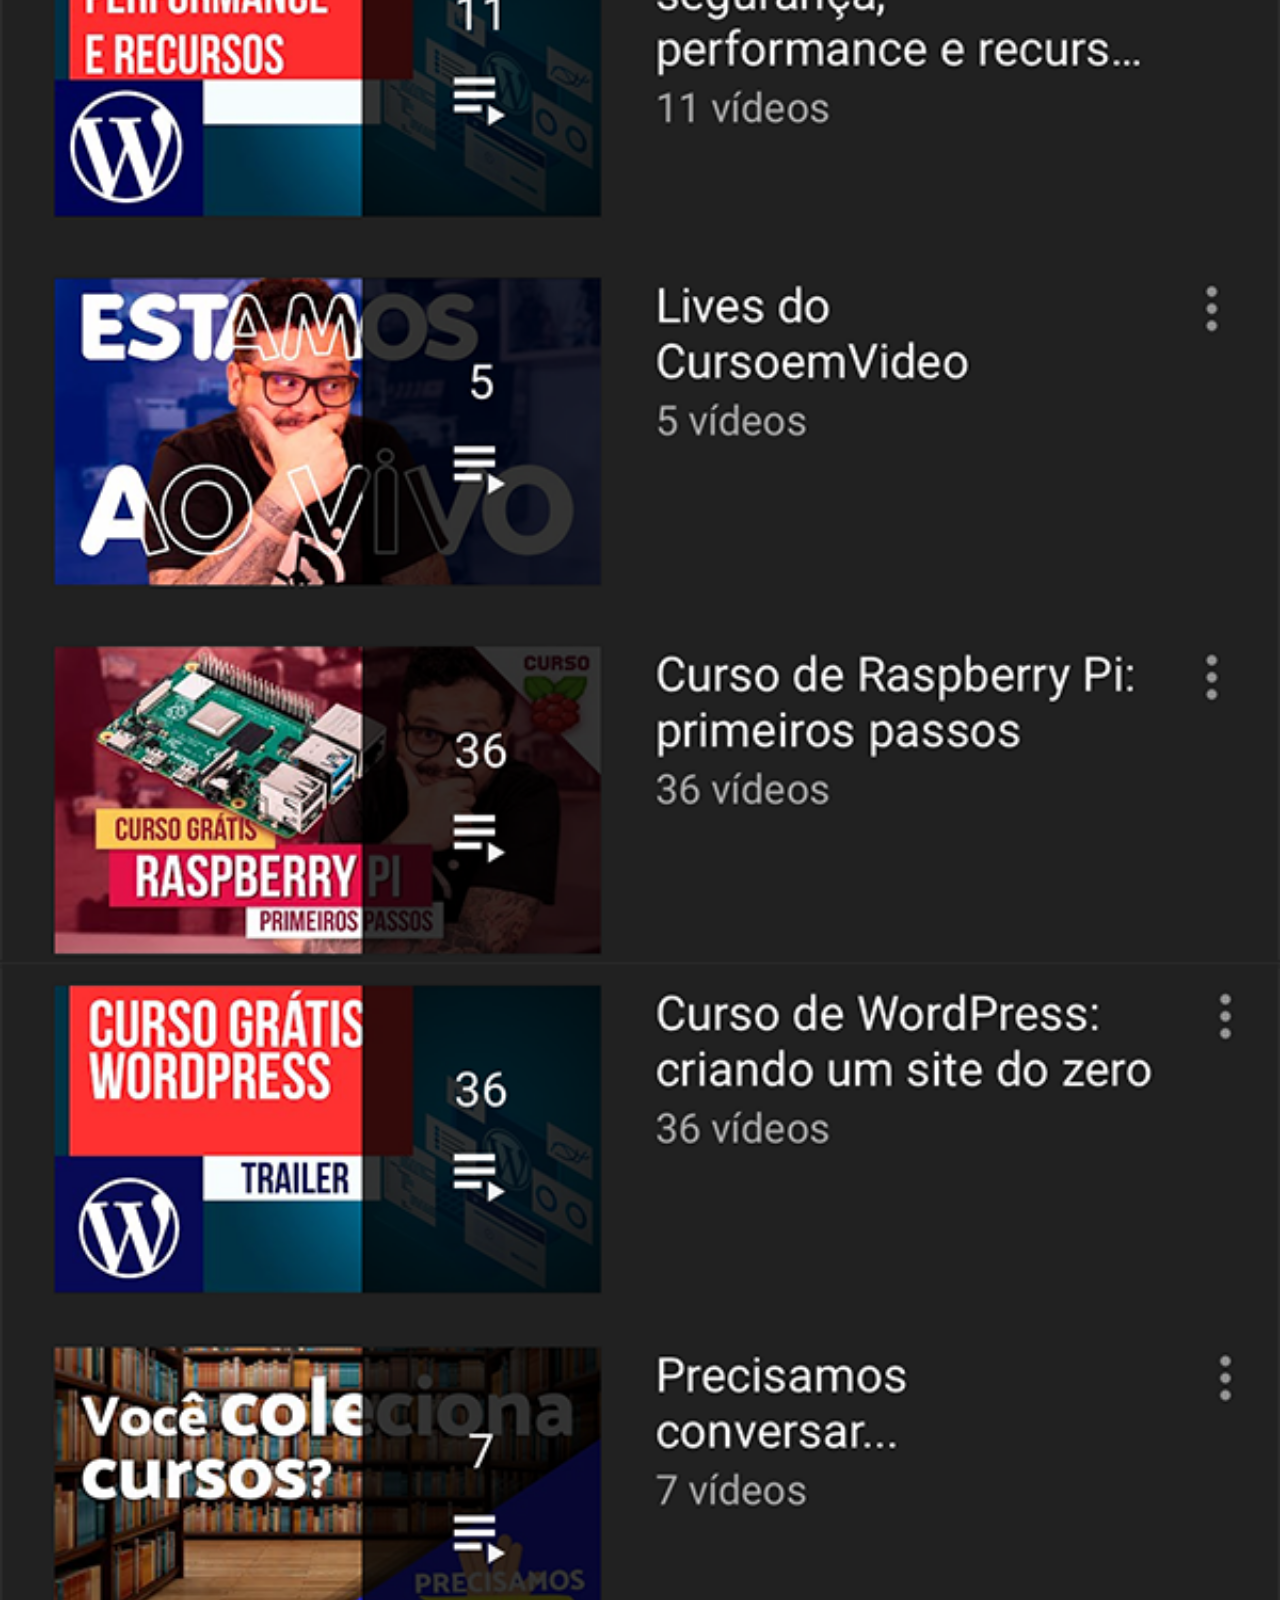
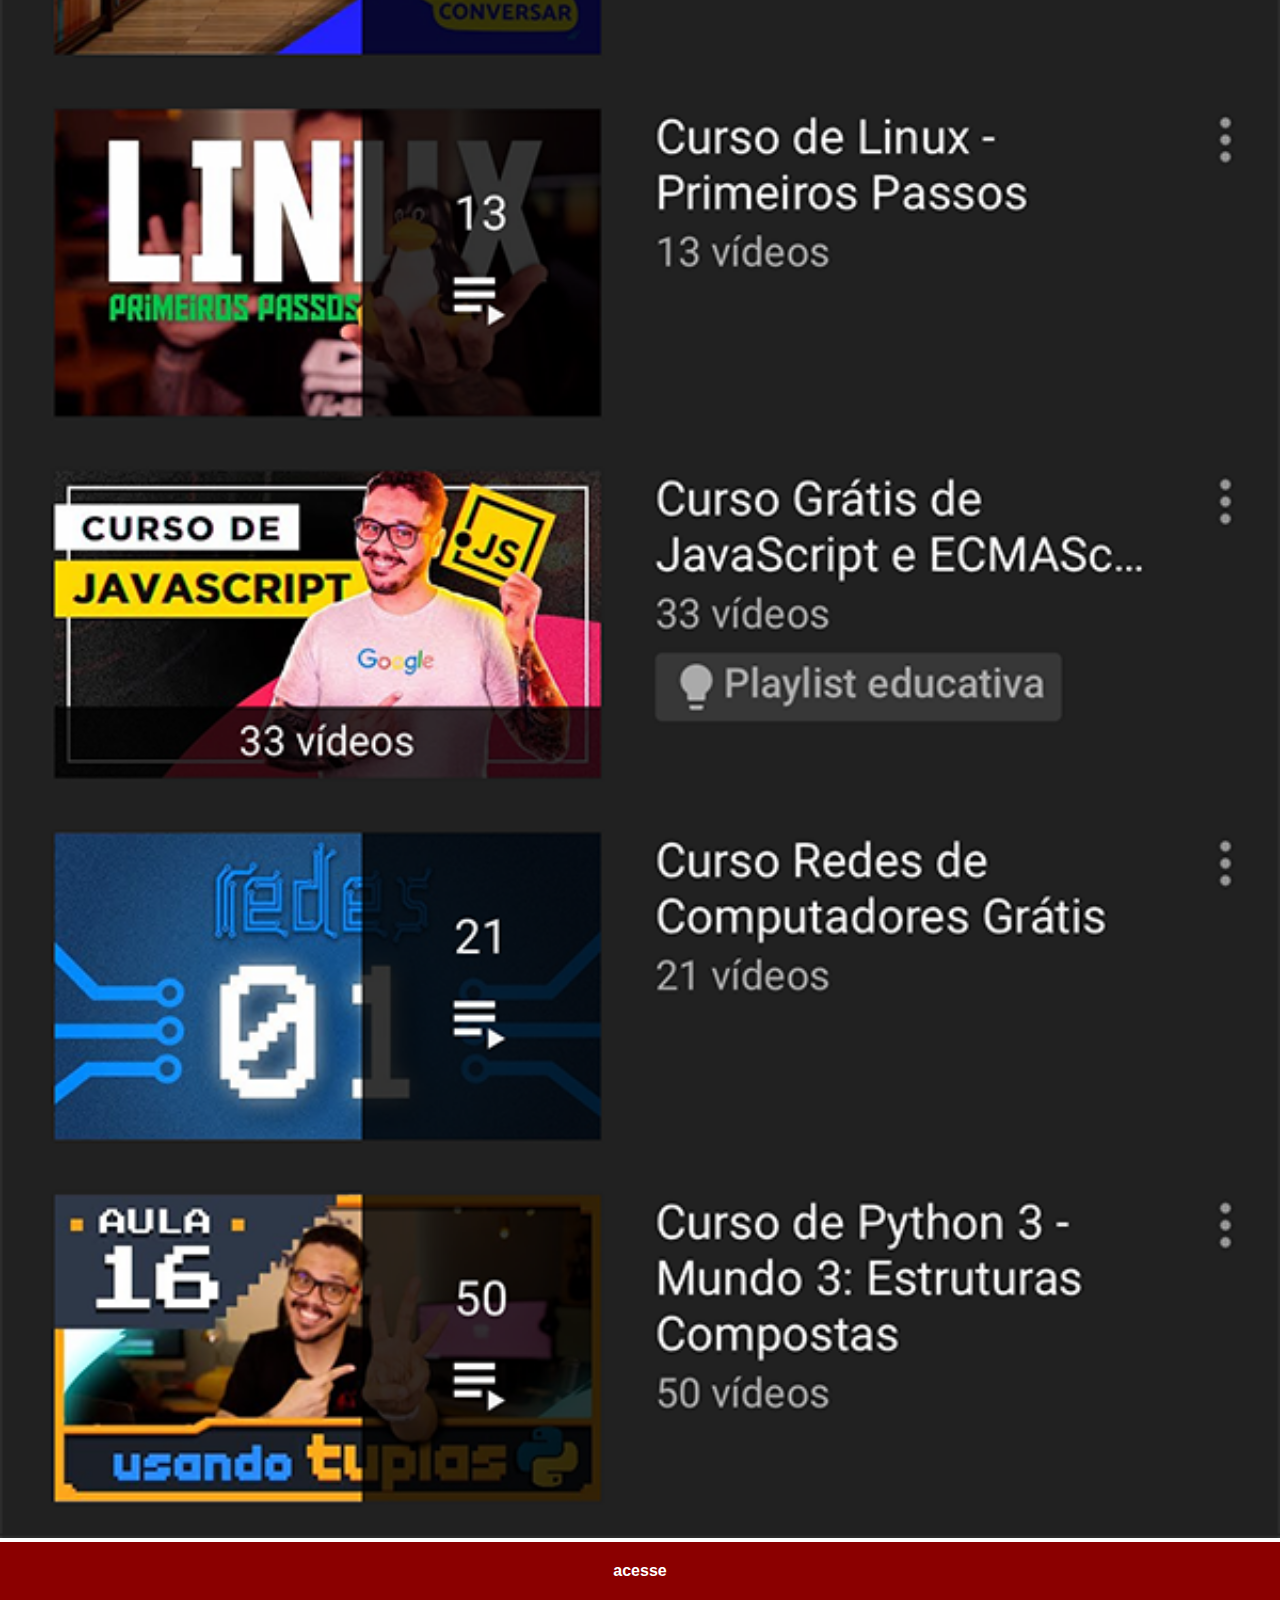
<file: youtube.html>
<!DOCTYPE html>
<html lang="pt-br">
<head>
    <meta charset="UTF-8">
    <meta name="viewport" content="width=device-width, initial-scale=1.0">
    <title>Document</title>
 <link rel="stylesheet" href="estilos/social.css">
</head>
<body>
    <img src="imagens/tela-youtube.png" alt="yt">
    <a href="https://www.youtube.com/@CursoemVideo" target="_blank">acesse</a>
        
    </body>
</html>
</file>
<file: estilos/style.css>
@charset  "UTF-8";


*{
    margin: 0px;
    padding: 0px;
    font-family: Arial, Helvetica, sans-serif;
}

htmll, body{
    height: 100vh;
    width: 100vw;
    background-color: black;
}

body{
    background: url(../imagens/fundo-madeira.jpg)
    no-repeat top center;
    background-size: cover;
    background-attachment: fixed;
background-size: cover;
    
}

main{
    height: 100vh;
    position: relative;
}

section#telefone{
    
    position: absolute;
top: 50%;
left: 50%;
transform: translate(-50%, -50%);

    height: 627px;
    width: 311px;
    background:  url(../imagens/frame-iphone.png) no-repeat;
}
iframe#tela{
    position: relative;
    top: 80px;
    left: 21px;
    width: 267px;
    height: 472px;
}

section#redes-sociais{
    text-align: right;
}
section#redes-sociais img{
    width: 80px;
    margin: 10px;
    border-radius: 50%;
    box-shadow: 2px 2px 5px rgba(0, 0, 0, 0.400);
    box-sizing: border-box;
}
section#redes-sociais img:hover{
    border: 2px solid rgba(255, 255, 255, 0.637);
    transform: translate(-5px, -5px);
    box-shadow: 5px 5px 10px rgba(0, 0, 0, 0.479);
    transition: transform 0.3s, border 0.1s;
}
</file>
<file: estilos/social.css>
@charset "UTF-8";

*{
    margin: 0px;
   padding: 0px;
   font-family: Arial, Helvetica, sans-serif;
   }
   ::-webkit-scrollbar{
       width: 0px;
       height:0px ;
   }
   img{
       width: 100vw;
   }
   a{
       display: block;
       background-color: darkred;
       padding: 20px;
       text-align: center;
       font-weight: bolder;
       text-decoration: none;
       color: white;

   }
   a:hover{
       background-color: red;
   }
</file>
